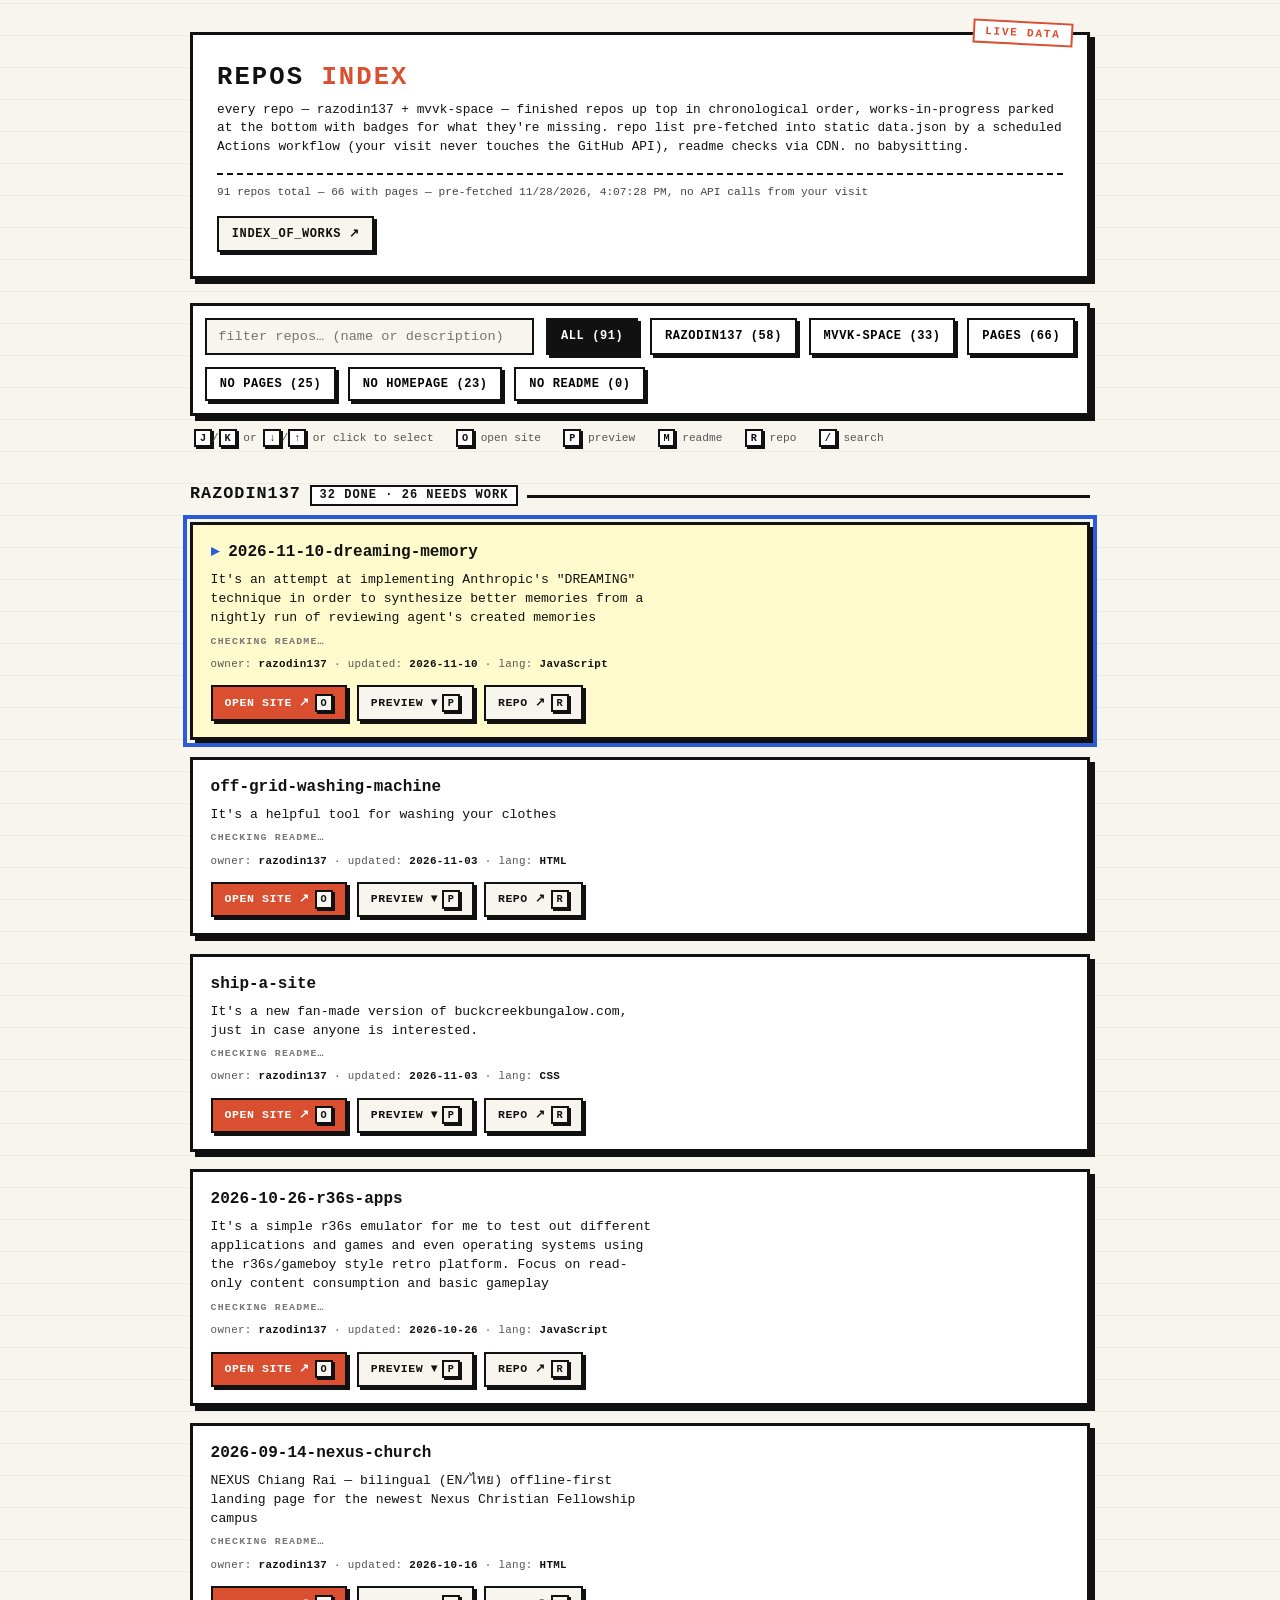
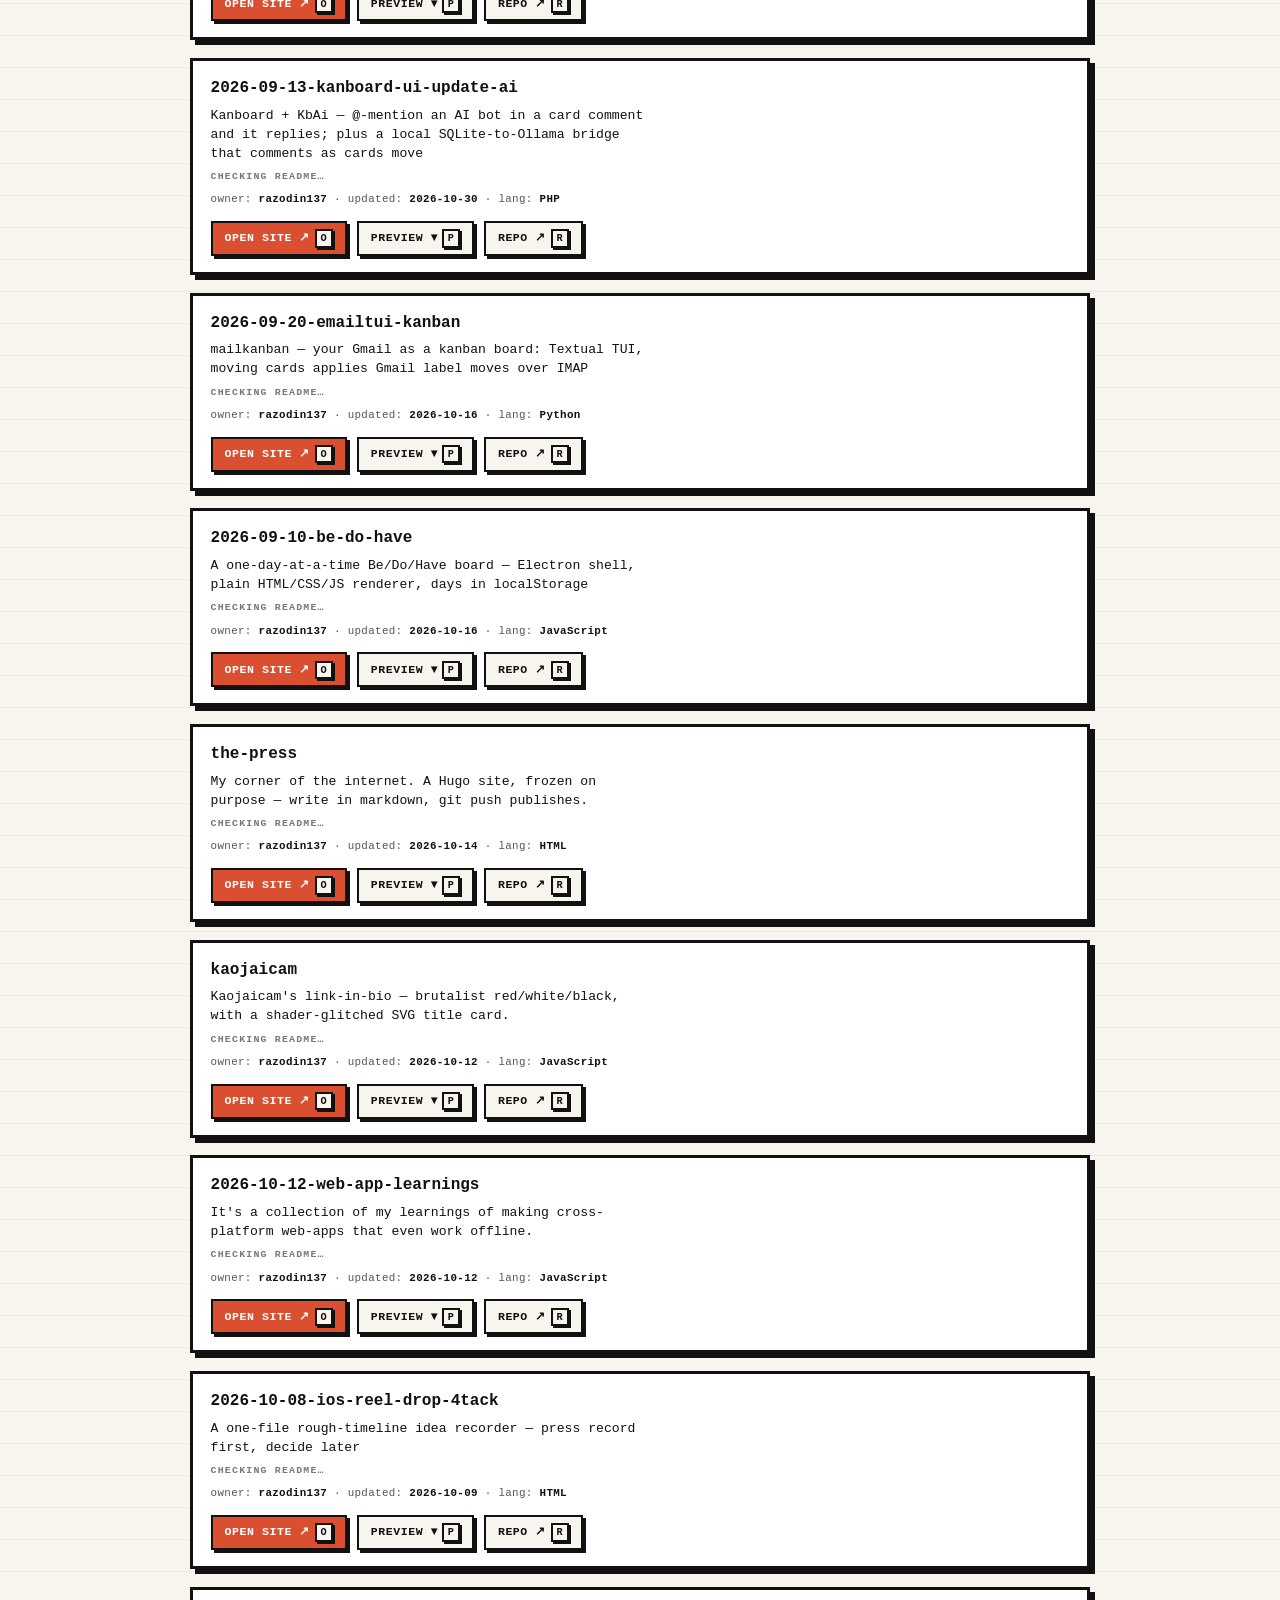
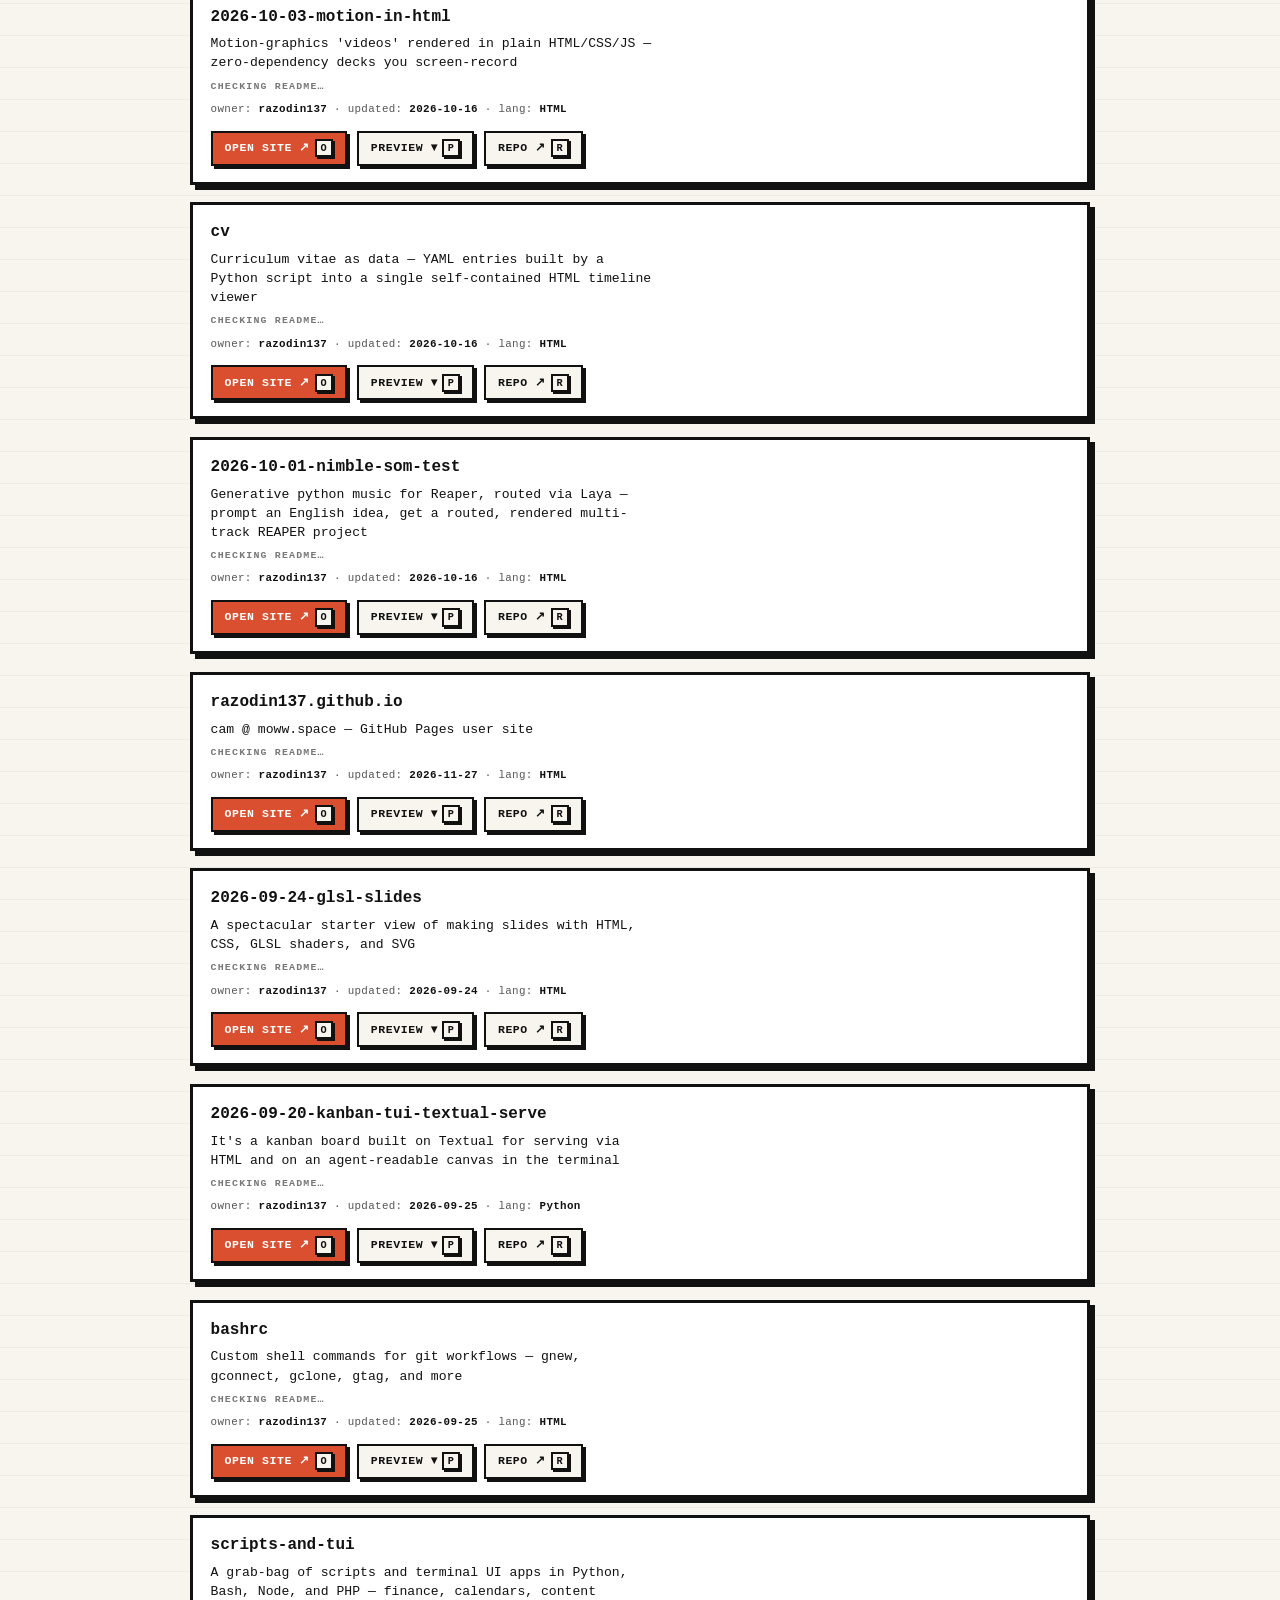
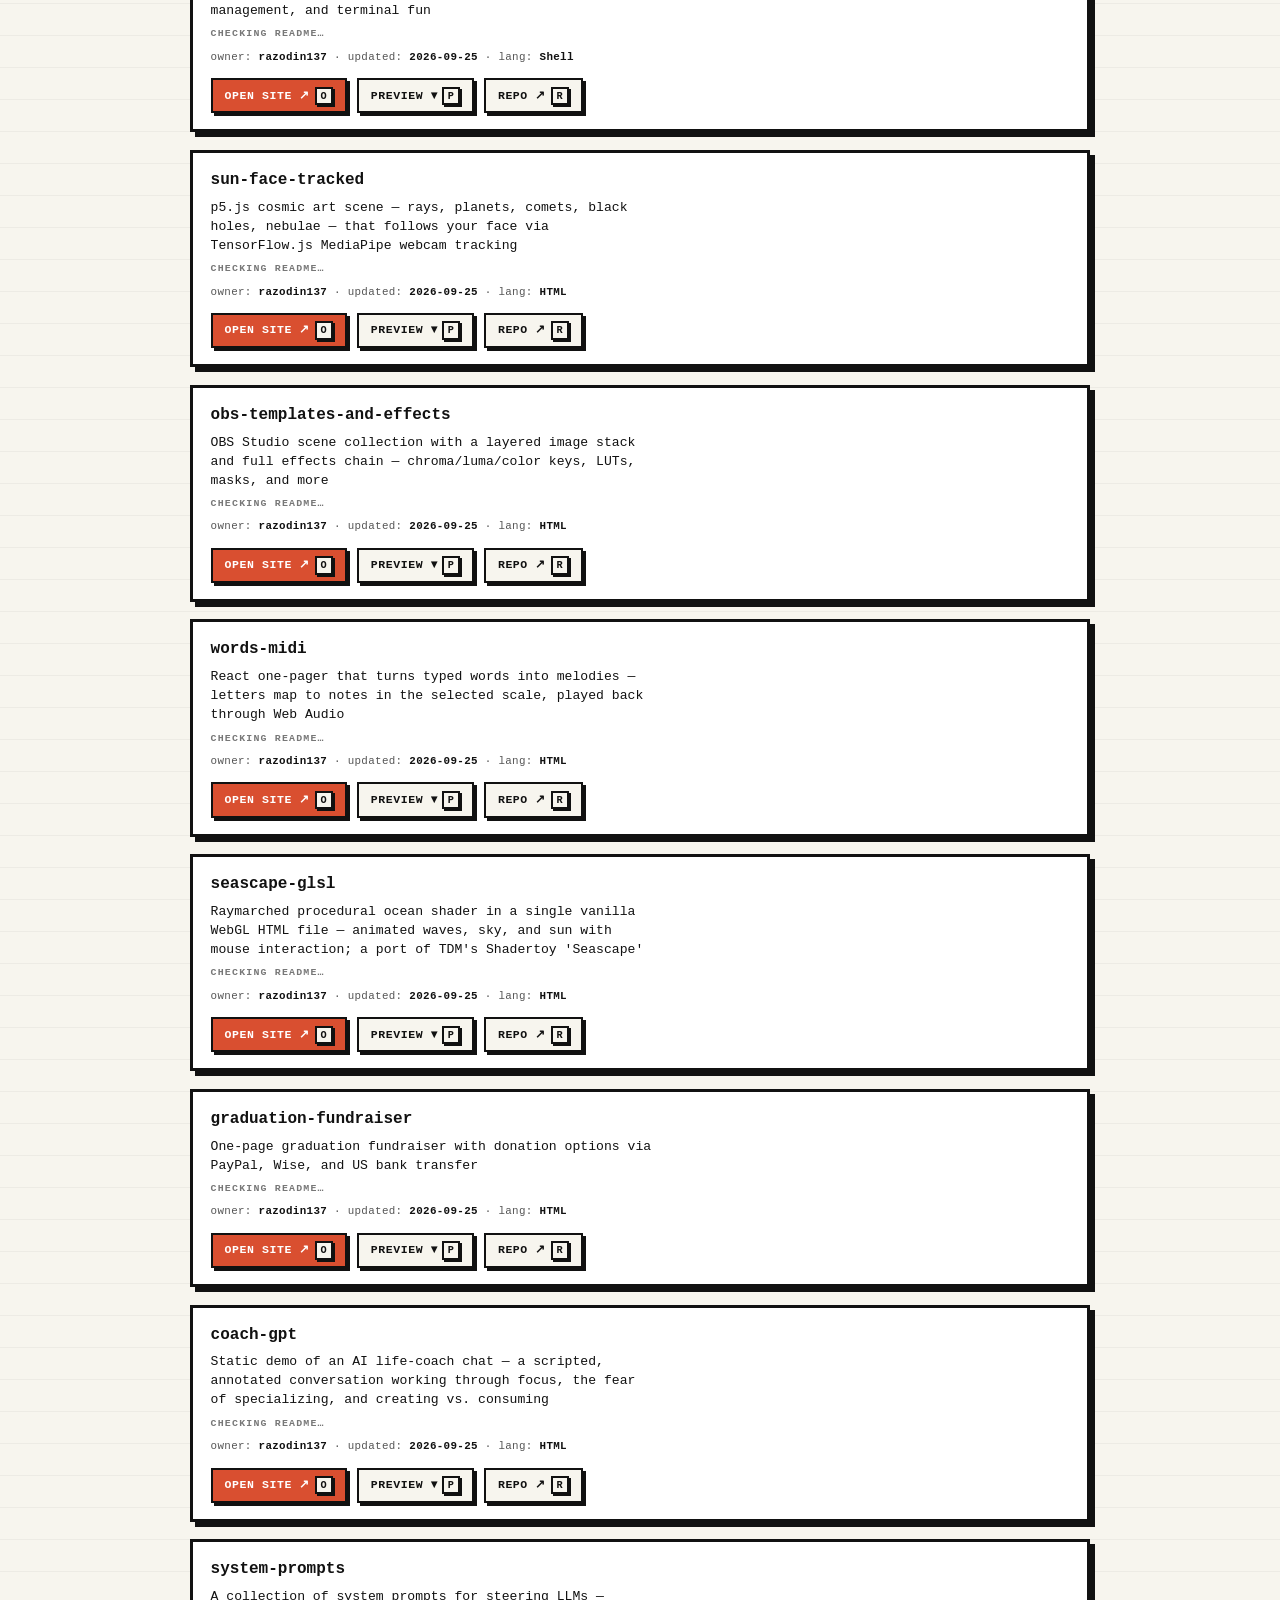
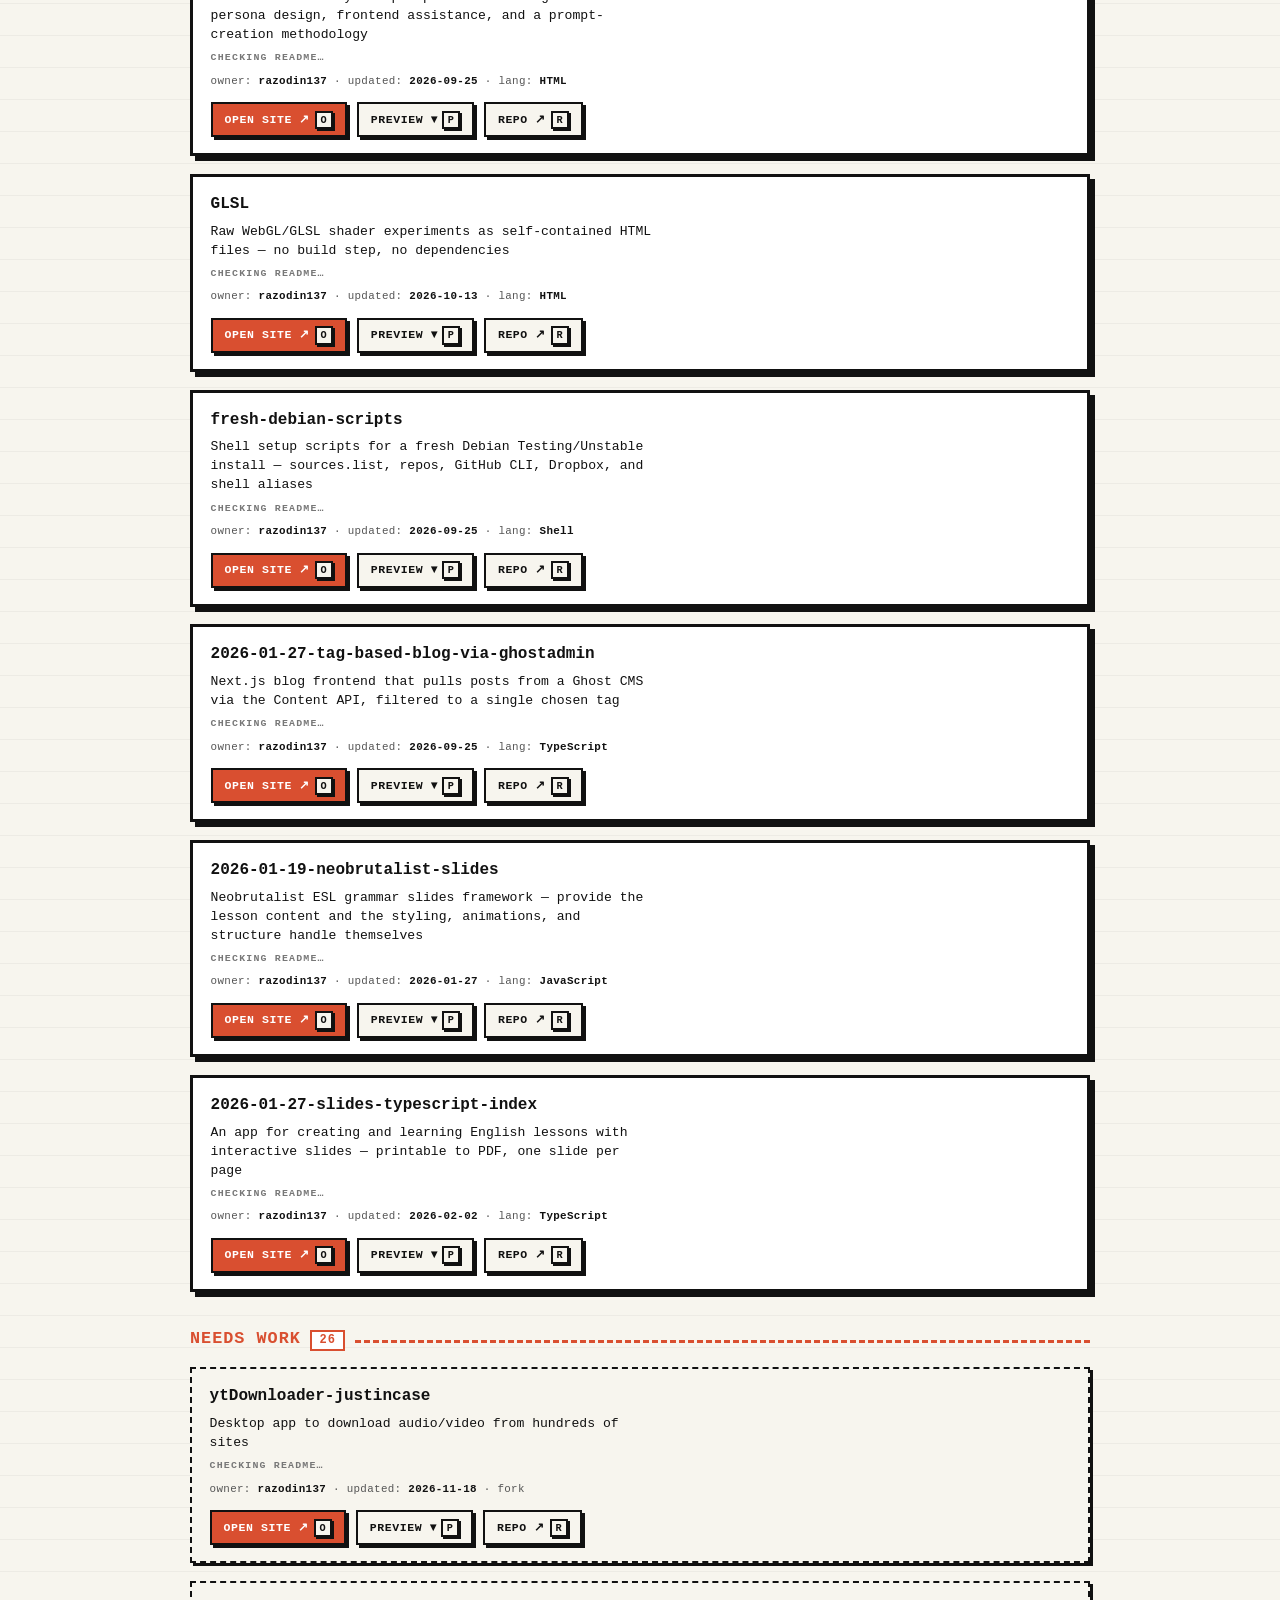
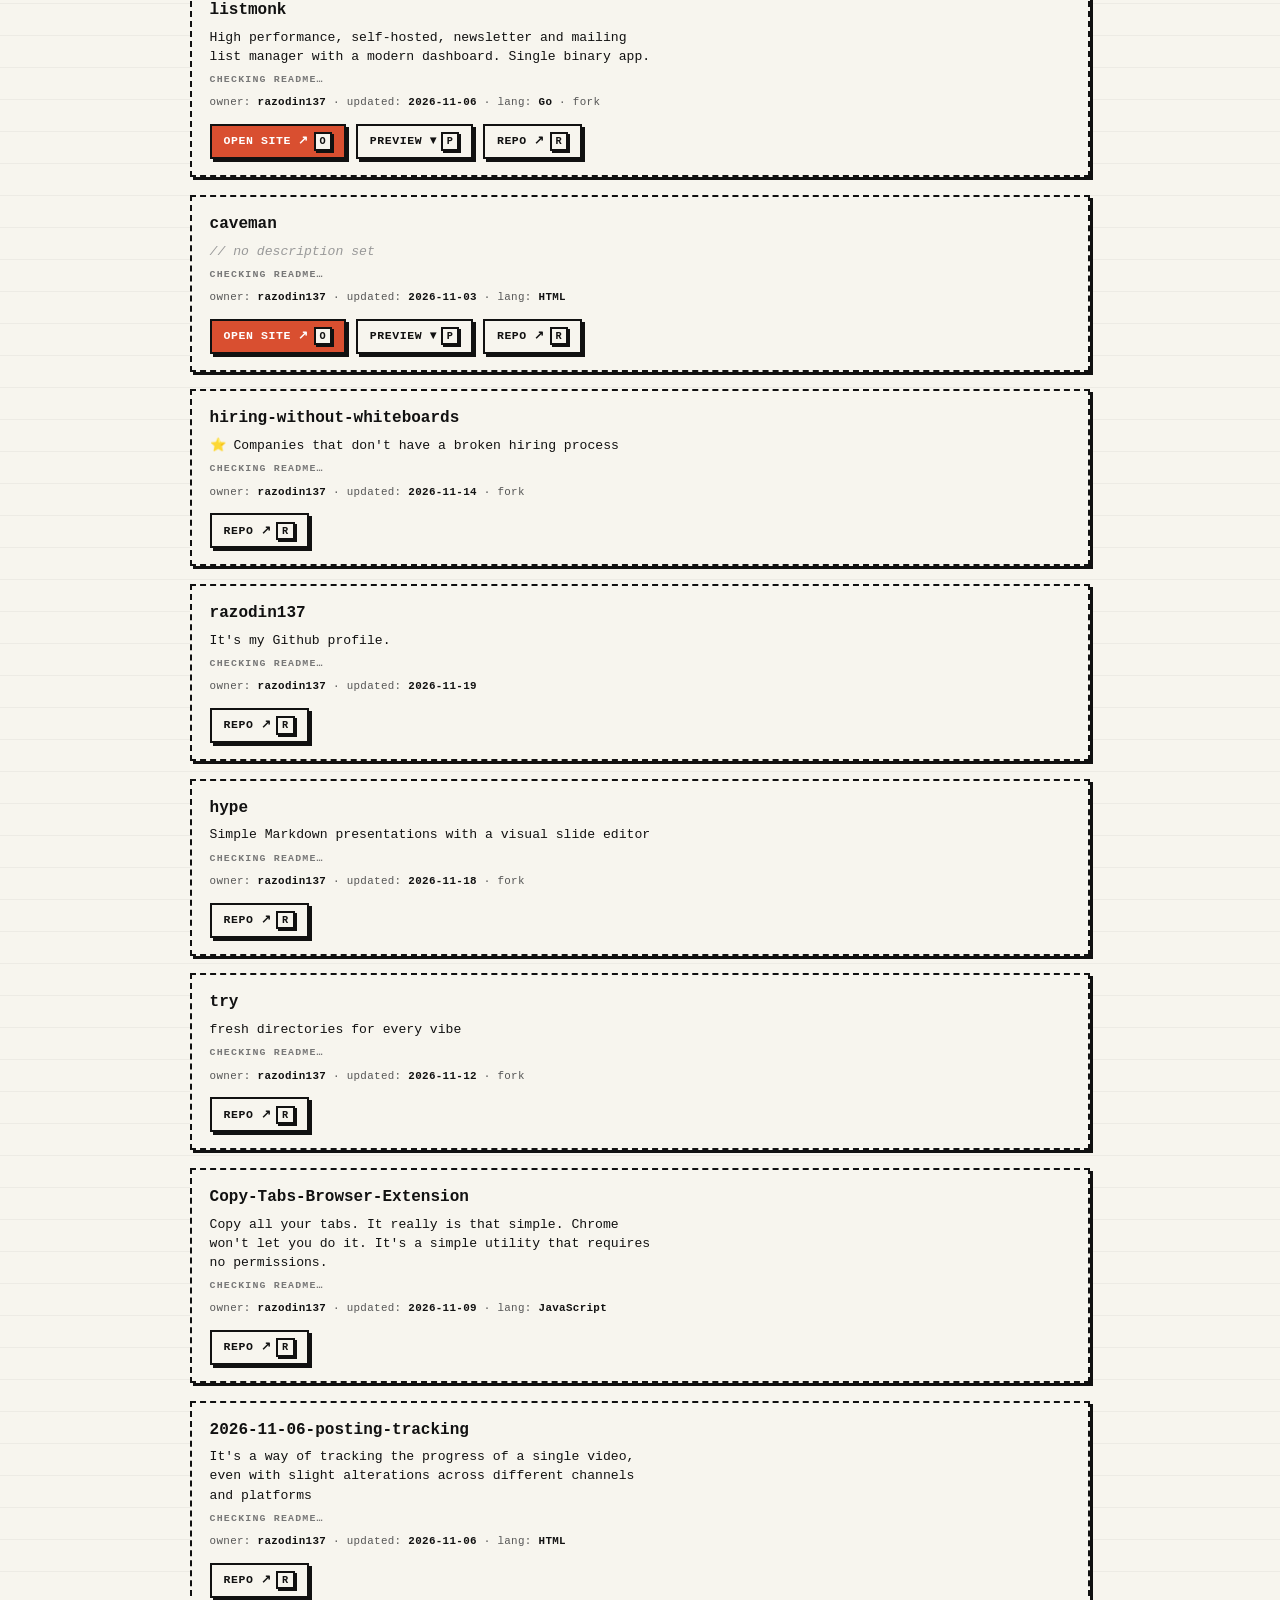
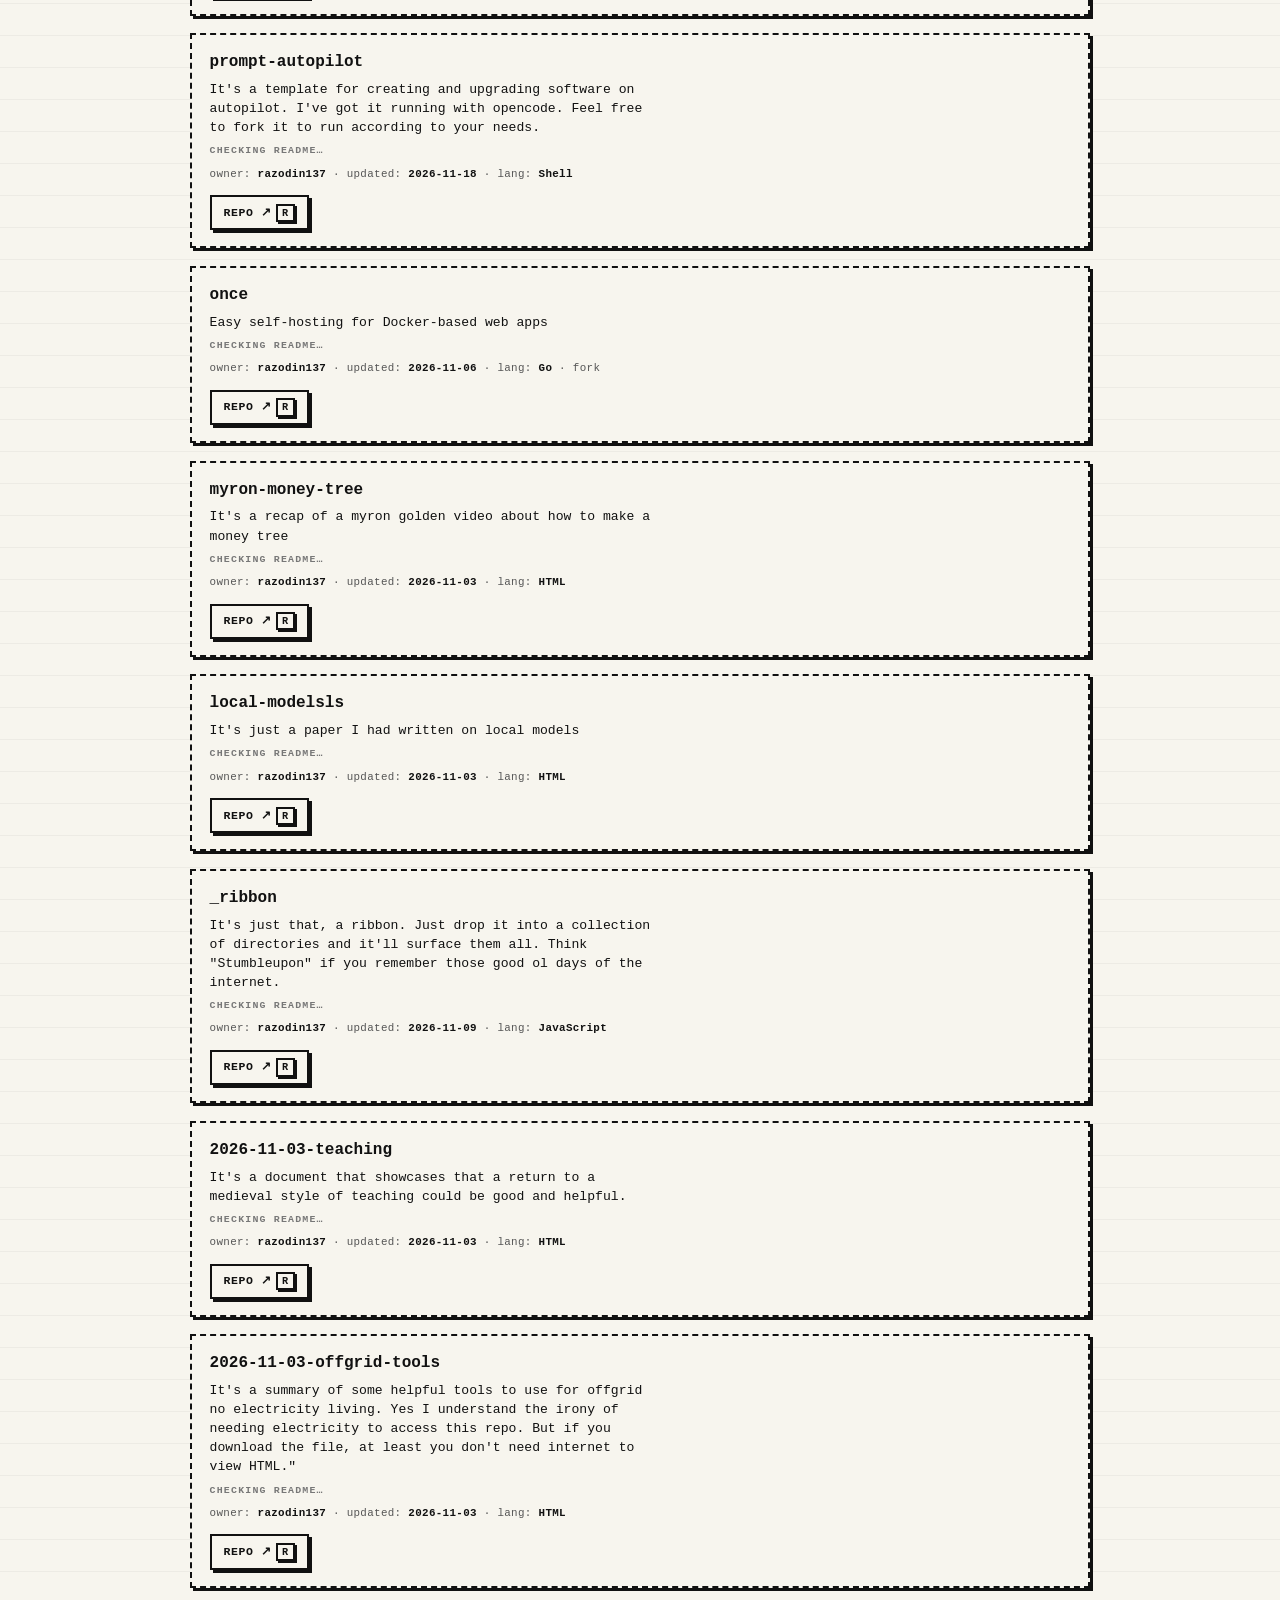
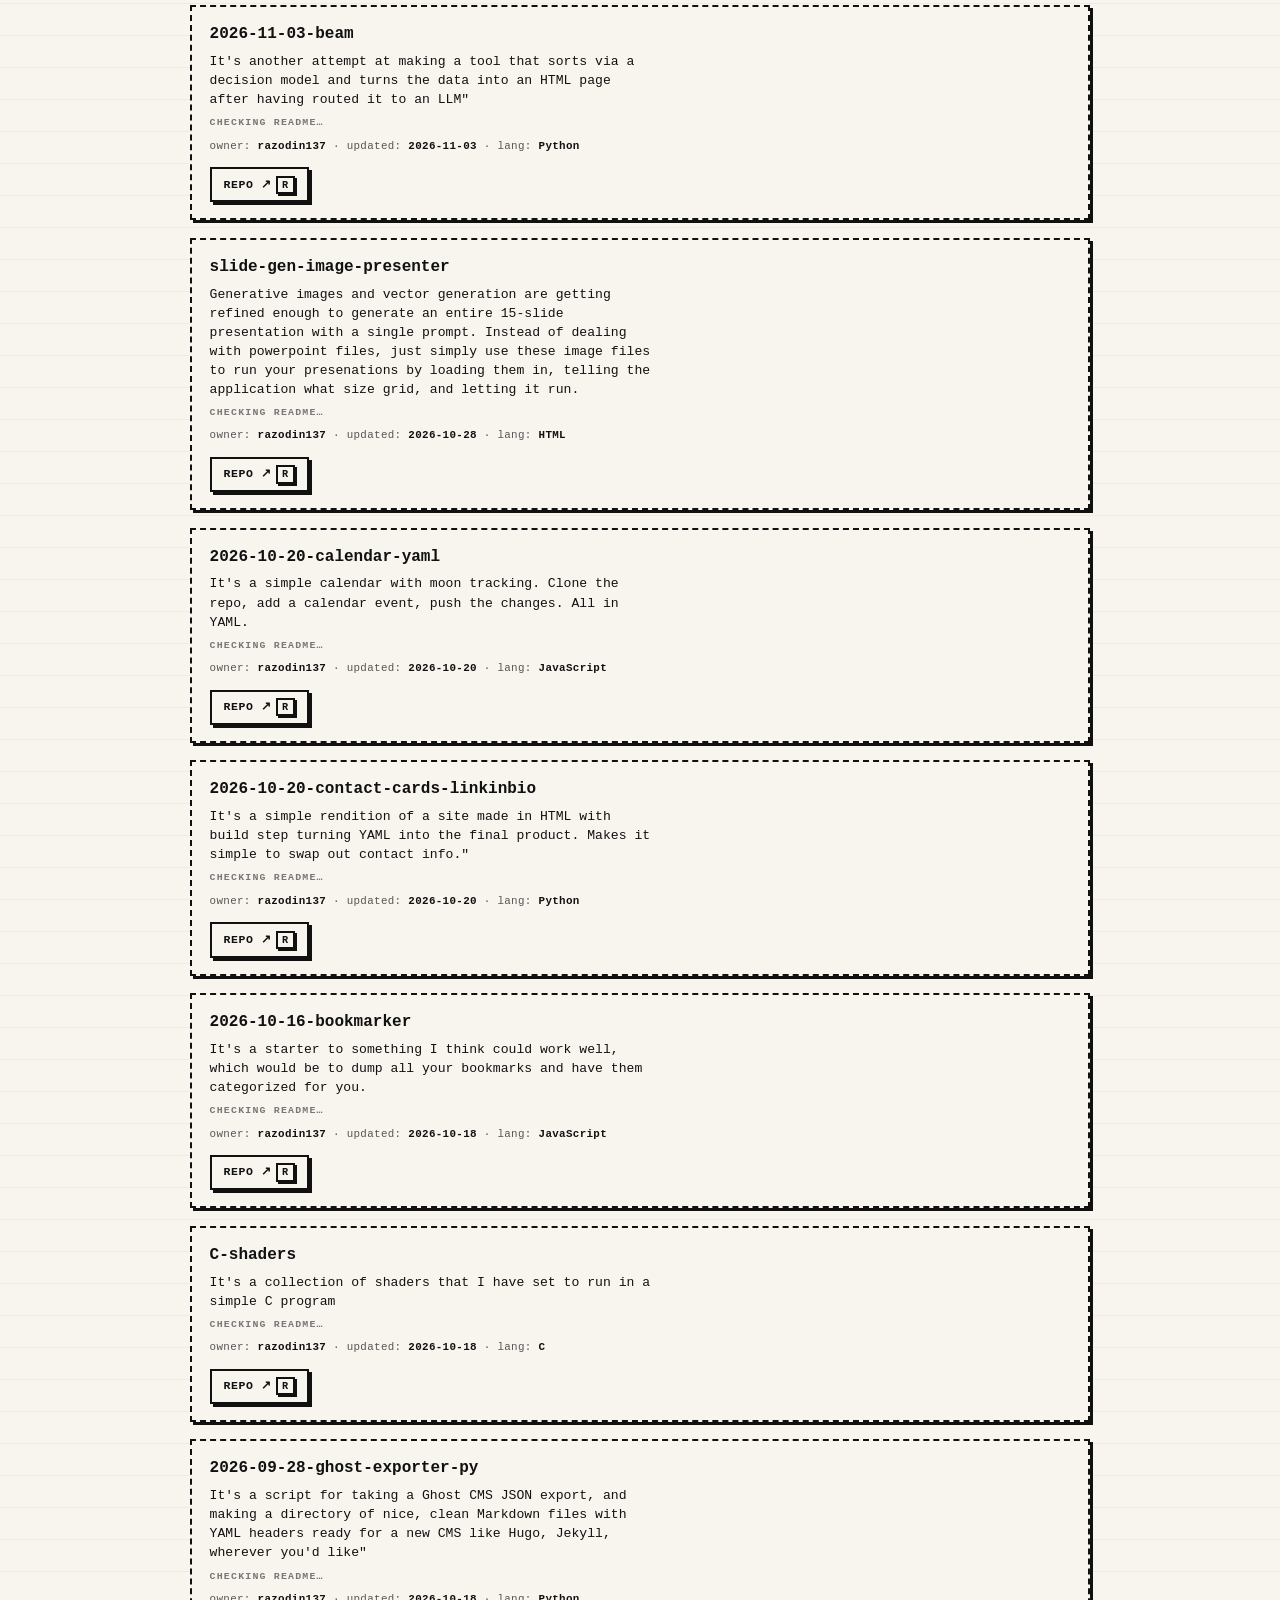
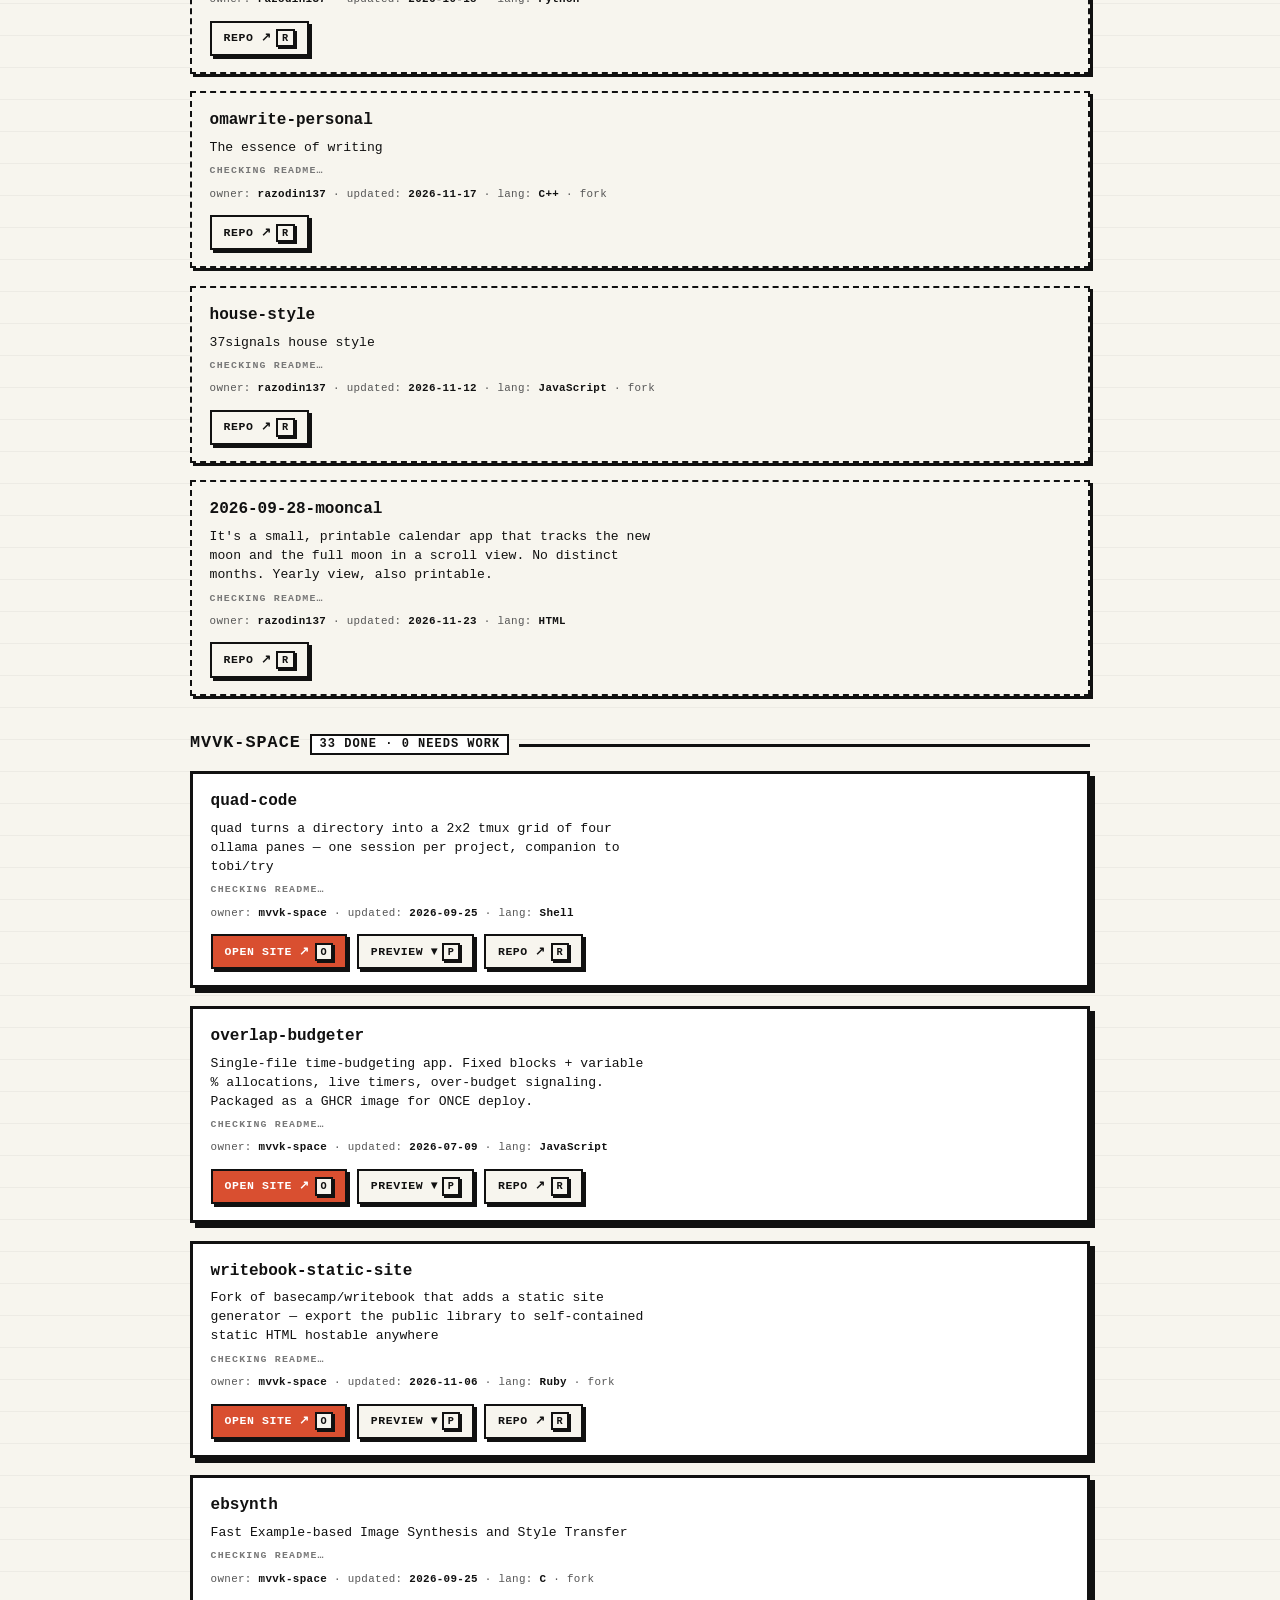
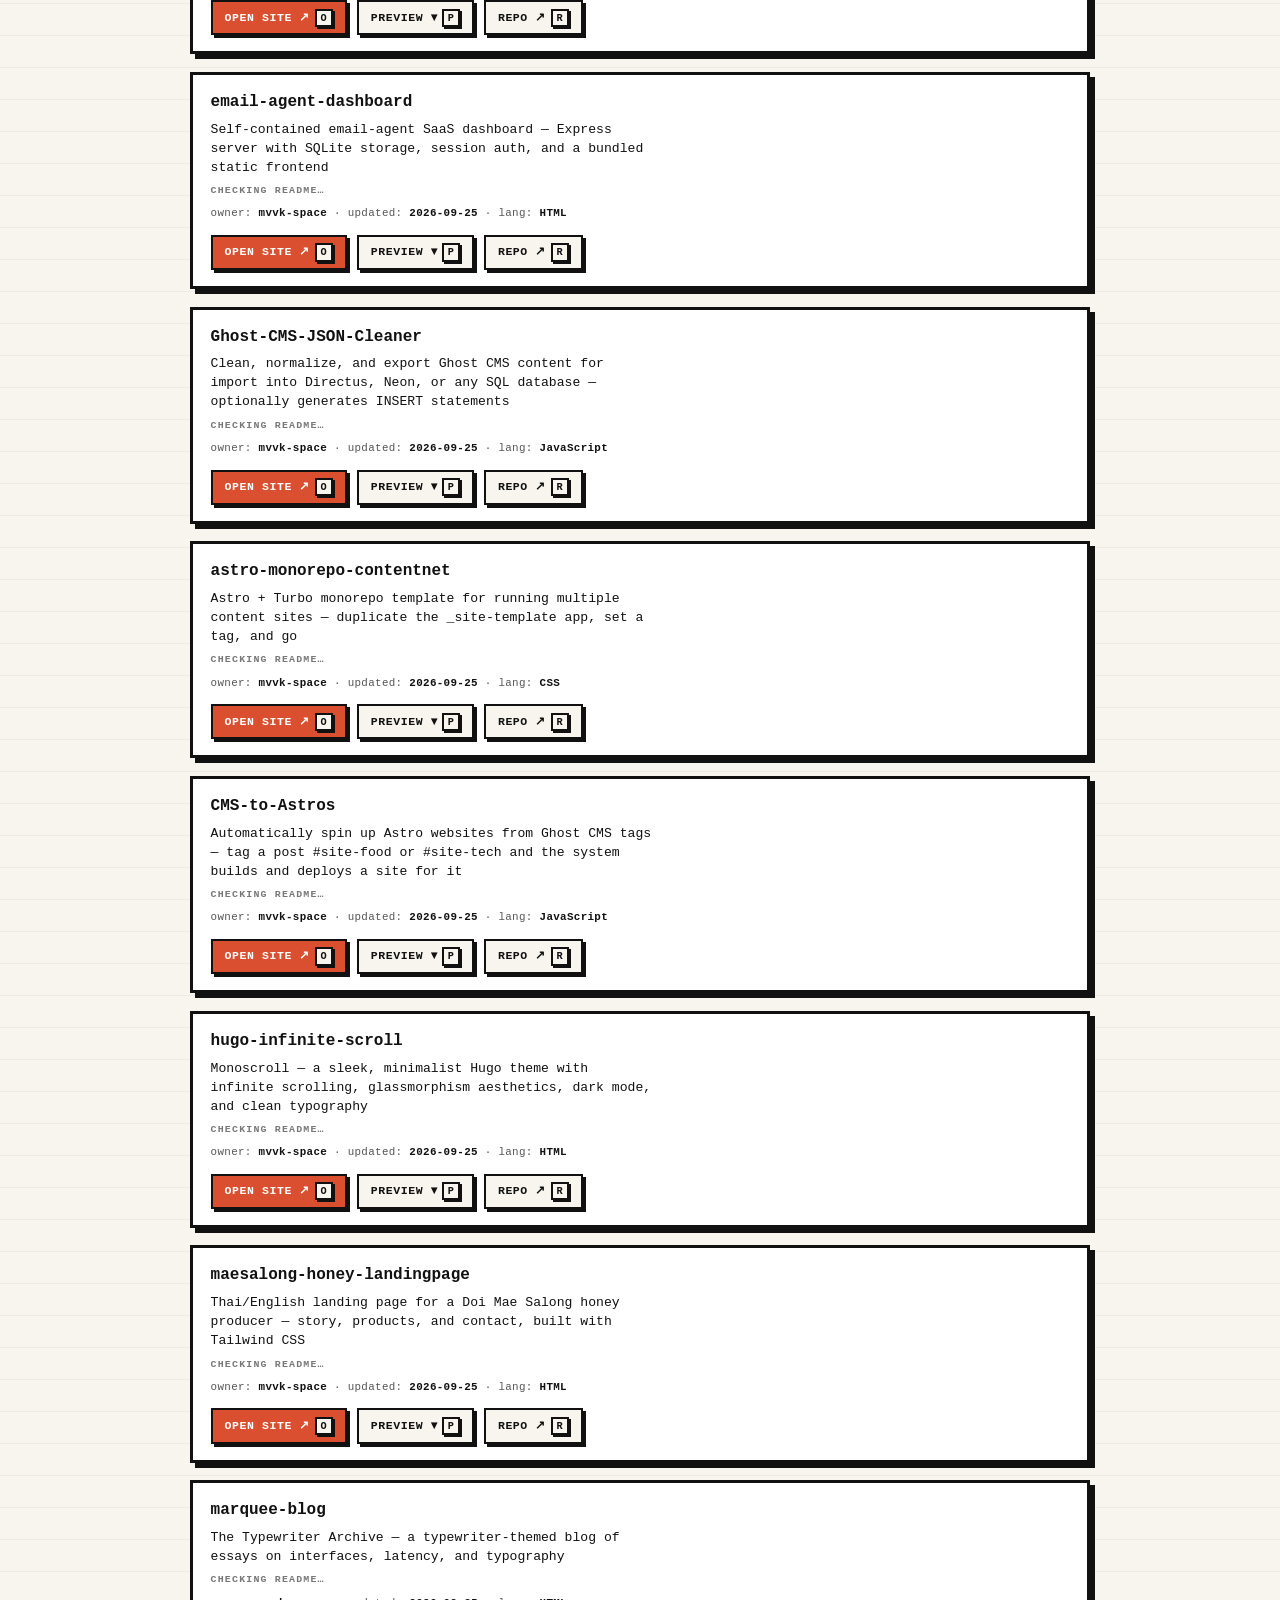
<file: index.html>
<!DOCTYPE html>
<html lang="en">
<head>
<meta charset="UTF-8">
<meta name="viewport" content="width=device-width, initial-scale=1.0">
<title>REPOS INDEX — razodin137 + mvvk-space</title>
<meta name="robots" content="noindex, nofollow">
<link rel="stylesheet" href="style.css">
</head>
<body>
<div class="wrap">

  <header>
    <div class="stamp">LIVE DATA</div>
    <h1>REPOS <span class="accent">INDEX</span></h1>
    <div class="sub">every repo — razodin137 + mvvk-space — finished repos up top in chronological order, works-in-progress parked at the bottom with badges for what they're missing. repo list pre-fetched into static data.json by a scheduled Actions workflow (your visit never touches the GitHub API), readme checks via CDN. no babysitting.</div>
    <div id="meta">fetching…</div>
    <a class="shell-nav" href="marquee.html">INDEX_OF_WORKS ↗</a>
  </header>

  <div class="controls">
    <input id="search" type="text" placeholder="filter repos… (name or description)" autocomplete="off">
    <button class="fbtn on" data-f="all">ALL</button>
    <button class="fbtn" data-f="razodin137">RAZODIN137</button>
    <button class="fbtn" data-f="mvvk-space">MVVK-SPACE</button>
    <button class="fbtn" data-f="pages">PAGES</button>
    <button class="fbtn" data-f="nopages">NO PAGES</button>
    <button class="fbtn" data-f="nohome">NO HOMEPAGE</button>
    <button class="fbtn" data-f="noreadme">NO README</button>
  </div>

  <div class="keys">
    <span><span class="kbd">J</span>/<span class="kbd">K</span> or <span class="kbd">↓</span>/<span class="kbd">↑</span> or click to select</span>
    <span><span class="kbd">O</span> open site</span>
    <span><span class="kbd">P</span> preview</span>
    <span><span class="kbd">M</span> readme</span>
    <span><span class="kbd">R</span> repo</span>
    <span><span class="kbd">/</span> search</span>
  </div>

  <div id="root"></div>

  <footer>data: api.github.com (repo lists, fetched by a scheduled GitHub Actions workflow) + data.jsdelivr.com &amp; raw.githubusercontent.com (readmes, client-side) — no token in your browser</footer>
</div>

<script>
const $ = s => document.querySelector(s);
const metaEl = $("#meta");
const rootEl = $("#root");

const OWNERS = ["razodin137", "mvvk-space"];
let ALL = [];

/* ---------- README cache ----------
   { "owner/repo": { v: 0|1, f: filename|null, b: branch|null, t: timestamp } }
   v = has a readme, f = the actual filename (case as on GitHub), b = branch it
   was found on. Kept 7 days. Key versioned (v2) so older cache shapes are
   ignored instead of misread. */
const RC_KEY = "repos-index:readme:v2";
const RC_TTL = 7 * 24 * 3600 * 1000;
let readmeCache = {};
try { readmeCache = JSON.parse(localStorage.getItem(RC_KEY)) || {}; } catch (e) {}
function saveReadmeCache() {
  try { localStorage.setItem(RC_KEY, JSON.stringify(readmeCache)); } catch (e) {}
}

/* ---------- repo list cache ----------
   { owner: { etag, savedAt, repos } } — the raw API list, so the site still
   renders (with a note) if the API is slow, down, or rate-limited.

   The etag only gets trusted while the cache is FRESH (ETAG_TTL). Why: GitHub's
   list etags do NOT change when you flip has_pages on a repo (enabling Pages
   doesn't bump updated_at), so an unconditional etag match happily served a
   stale cached list forever — the dashboard swore only 19 repos had pages when
   the real total was 53, until a push finally changed the etag. Within the TTL
   a 304 is free and safe; past it we refetch and pay 1 request per owner. */
const LC_KEY = "repos-index:lists:v2";
const ETAG_TTL = 10 * 60 * 1000; // 10 minutes
let listCache = {};
try { listCache = JSON.parse(localStorage.getItem(LC_KEY)) || {}; } catch (e) {}
function saveListCache(owner, etag, repos) {
  listCache[owner] = { etag, savedAt: Date.now(), repos };
  try { localStorage.setItem(LC_KEY, JSON.stringify(listCache)); } catch (e) {}
}
// only trust caches that actually hold raw API repo objects
function isValidList(repos) {
  return Array.isArray(repos) &&
    repos.every(r => r && r.owner && r.owner.login && typeof r.has_pages === "boolean");
}

async function fetchRepos(owner) {
  const out = [];
  let page = 1;
  while (true) {
    const cached = listCache[owner];
    const fresh = cached && cached.etag && isValidList(cached.repos) && Date.now() - cached.savedAt < ETAG_TTL;
    const headers = {};
    if (page === 1 && fresh) headers["If-None-Match"] = cached.etag;
    const res = await fetch(`https://api.github.com/users/${owner}/repos?per_page=100&sort=pushed&page=${page}`, { cache: "no-store", headers });
    if (res.status === 304 && fresh) {
      // unchanged since last visit — doesn't count against the rate limit
      return { repos: cached.repos, note: null };
    }
    if (res.status === 403 || res.status === 429) {
      if (cached && isValidList(cached.repos)) {
        return { repos: cached.repos, note: `showing cached ${owner} list (saved ${new Date(cached.savedAt).toLocaleString()})` };
      }
      const reset = new Date(Number(res.headers.get("x-ratelimit-reset")) * 1000);
      throw new Error(`${owner}: rate limit, resets ${reset.toLocaleTimeString()}`);
    }
    if (!res.ok) throw new Error(`${owner}: API error ${res.status}`);
    const etag = res.headers.get("etag");
    const batch = await res.json();
    out.push(...batch);
    if (page === 1 && etag && batch.length) saveListCache(owner, etag, out.slice());
    if (batch.length < 100) break;
    page++;
  }
  return { repos: out, note: null };
}

/* raw API repo object -> the shape the cards use. Works for both sources:
   data.json (committed by the Actions workflow, with owner flattened to a
   string) and the live-fetch fallback (raw API objects). */
function toRepo(r) {
  return {
    owner: typeof r.owner === "string" ? r.owner : r.owner.login,
    name: r.name,
    desc: r.description,
    homepage: r.homepage && r.homepage.trim() ? r.homepage.trim() : null,
    hasPages: r.has_pages,
    url: r.html_url,
    lang: r.language,
    pushed: r.pushed_at,
    created: r.created_at,
    fork: r.fork
  };
}

function show(raw, metaText) {
  ALL = raw.map(toRepo);
  metaEl.textContent = metaText;
  render();
  updateCounts();
  probeReadmes(); // fill in README status via CDN (not rate-limited)
}

async function load() {
  /* preferred source: data.json, committed by the Actions workflow in this
     repo (fetched there with the built-in GITHUB_TOKEN). Serving it means
     visitors' browsers never call api.github.com, so nobody — you included —
     can hit the 60/hr-per-IP unauthenticated limit. */
  try {
    const res = await fetch("data.json", { cache: "no-store" });
    if (res.ok) {
      const data = await res.json();
      if (Array.isArray(data.repos) && data.repos.length) {
        const when = data.fetchedAt ? new Date(data.fetchedAt) : null;
        const stamp = when && !isNaN(when) ? when.toLocaleString() : "unknown time";
        show(data.repos,
          `${data.repos.length} repos total — ${data.repos.filter(r => r.has_pages).length} with pages — pre-fetched ${stamp}, no API calls from your visit`);
        return;
      }
    }
  } catch (e) { /* no data.json yet, or it failed to load — fall back to live */ }

  /* fallback: the original live client-side fetch — still rate-limited per
     visitor IP, but it keeps the site working before the first workflow run
     or if data.json can't be loaded */
  const results = await Promise.allSettled(OWNERS.map(fetchRepos));
  const lists = [], notes = [], errors = [];
  for (const res of results) {
    if (res.status === "fulfilled") {
      lists.push(res.value.repos);
      if (res.value.note) notes.push(res.value.note);
    } else {
      errors.push(String(res.reason?.message || res.reason));
    }
  }
  if (!lists.length) {
    metaEl.classList.add("err");
    metaEl.textContent = "ERROR: " + errors.join(" · ");
    rootEl.innerHTML = `<div class="empty">couldn't load data.json or reach the GitHub API. try reloading.</div>`;
    return;
  }
  const raw = lists.flat();
  let meta = `${raw.length} repos total — ${raw.filter(r => r.has_pages).length} with pages — loaded live ${new Date().toLocaleTimeString()}`;
  if (notes.length) meta += ` — ${notes.join(" · ")}`;
  if (errors.length) meta += ` — couldn't fetch: ${errors.join(" · ")}`;
  show(raw, meta);
  metaEl.classList.toggle("err", errors.length > 0);
}

function esc(s) {
  const d = document.createElement("div");
  d.textContent = s ?? "";
  return d.innerHTML;
}

function siteUrl(r) {
  return r.homepage || (r.hasPages ? `https://${r.owner}.github.io/${r.name}/` : null);
}

/* ---------- README presence, no api.github.com, no token ----------
   jsDelivr's data API mirrors GitHub repos on their CDN — no 60/hr limit, full
   CORS. One call lists the root files; a README shows up in that listing.
   Some repos are too big for jsDelivr to enumerate (403) — for those we probe
   raw.githubusercontent.com directly (also CDN-served, also no API limit).
   Either way we record the exact filename + branch so the expander can fetch
   the content. Results cached in localStorage for 7 days. */
const README_LOWER = ["readme.md", "readme", "readme.markdown", "readme.txt", "readme.rst"];
const README_RAW = ["readme.md", "README.md", "readme", "README", "readme.markdown", "README.markdown", "readme.txt", "README.txt", "readme.rst", "README.rst"];
const BRANCHES = ["master", "main"];

async function probeOne(r) {
  const k = r.owner + "/" + r.name;
  for (const b of BRANCHES) {
    let res;
    try {
      res = await fetch(`https://data.jsdelivr.com/v1/packages/gh/${k}@${b}?structure=flat`);
    } catch (e) { return null; } // network hiccup — retried next visit
    if (!res.ok) continue;       // branch not on the CDN (or repo too big for it)
    const data = await res.json();
    const hit = (data.files || []).find(f => README_LOWER.includes((f.name || "").replace(/^\//, "").toLowerCase()));
    return { v: hit ? 1 : 0, f: hit ? hit.name.replace(/^\//, "") : null, b };
  }
  // jsDelivr couldn't enumerate the repo — probe raw files directly
  for (const b of BRANCHES) {
    for (const name of README_RAW) {
      let res;
      try {
        res = await fetch(`https://raw.githubusercontent.com/${k}/${b}/${name}`);
      } catch (e) { return null; } // network hiccup — retried next visit
      if (res.status === 404) continue; // definitively not this filename
      if (res.ok) return { v: 1, f: name, b };
      return null;                       // unexpected status — retried next visit
    }
  }
  return { v: 0, f: null, b: null };      // every candidate 404'd — genuinely no README
}

async function probeReadmes() {
  const cutoff = Date.now() - RC_TTL;
  const unknown = ALL.filter(r => {
    const k = r.owner + "/" + r.name;
    return !readmeCache[k] || readmeCache[k].t < cutoff;
  });
  if (!unknown.length) { updateCounts(); return; }

  let done = 0;
  async function worker() {
    while (done < unknown.length) {
      const r = unknown[done++];
      const k = r.owner + "/" + r.name;
      const p = await probeOne(r);
      if (p === null) continue; // couldn't tell — retried next visit
      readmeCache[k] = { ...p, t: Date.now() };
      saveReadmeCache();
      updateChecks(r);
      updateCounts();
    }
  }
  await Promise.all([worker(), worker(), worker(), worker()]);
  updateCounts();
}

let renderQueued = false;
function updateChecks(r) {
  // the README probe landed asynchronously. if the repo's done/wip status
  // changed it must move between sections — queue a debounced full render.
  // otherwise (still wip, or still done) just swap the card in place so the
  // README button / missing badges update without disturbing the page.
  const el = rootEl.querySelector(`.card[data-owner="${CSS.escape(r.owner)}"][data-name="${CSS.escape(r.name)}"]`);
  if (!el) return;
  const fresh = card(r);
  if (el.classList.contains("wip") !== fresh.classList.contains("wip")) {
    if (!renderQueued) {
      renderQueued = true;
      setTimeout(() => { renderQueued = false; render(true); }, 250);
    }
  } else {
    if (el.classList.contains("sel")) fresh.classList.add("sel");
    el.replaceWith(fresh);
  }
}

/* ---------- README expand (click-to-read) ---------- */
const readmeBodies = new Map(); // "owner/repo" -> { text, f, b } — in-memory, this visit only

async function toggleReadme(r, el, btn) {
  const view = el.querySelector(".readme-view");
  const opening = view.classList.toggle("open");
  btn.innerHTML = opening ? `README ▴<span class="kbd">M</span>` : `README ▾<span class="kbd">M</span>`;
  if (!opening) return;

  const k = r.owner + "/" + r.name;
  const pre = view.querySelector(".readme-body");
  pre.textContent = "loading…";
  let body = readmeBodies.get(k);
  if (!body) {
    body = await fetchReadmeBody(k);
    if (body) readmeBodies.set(k, body);
  }
  if (!body) {
    pre.textContent = "couldn't load the readme — close and reopen to retry";
    return;
  }
  const head = view.querySelector(".readme-head");
  const lines = body.text.split("\n").length;
  const kb = (new Blob([body.text]).size / 1024).toFixed(1);
  head.innerHTML = `<b>${esc(body.f)}</b> · ${lines} lines · ${kb} KB · raw markdown — <a href="https://github.com/${esc(k)}/blob/${esc(body.b)}/${esc(body.f)}" target="_blank">view on GitHub ↗</a>`;
  pre.textContent = body.text;
}

async function fetchReadmeBody(k) {
  const c = readmeCache[k];
  if (!c || !c.v || !c.f || !c.b) return null;
  try {
    const res = await fetch(`https://raw.githubusercontent.com/${k}/${c.b}/${encodeURIComponent(c.f)}`);
    if (!res.ok) return null;
    return { text: await res.text(), f: c.f, b: c.b };
  } catch (e) { return null; }
}

/* ---------- combined counts on the filter buttons ---------- */
const FILTER_LABELS = {
  all: "ALL", razodin137: "RAZODIN137", "mvvk-space": "MVVK-SPACE",
  pages: "PAGES", nopages: "NO PAGES", nohome: "NO HOMEPAGE", noreadme: "NO README"
};
function updateCounts() {
  document.querySelectorAll(".fbtn").forEach(b => {
    const f = b.dataset.f;
    let n;
    if (!ALL.length) n = "…";
    else if (f === "all") n = ALL.length;
    else if (OWNERS.includes(f)) n = ALL.filter(r => r.owner === f).length;
    else if (f === "pages") n = ALL.filter(r => r.hasPages).length;
    else if (f === "nopages") n = ALL.filter(r => !r.hasPages).length;
    else if (f === "nohome") n = ALL.filter(r => !r.homepage).length;
    else if (f === "noreadme") n = ALL.filter(r => readmeCache[r.owner + "/" + r.name]?.v === 0).length;
    else n = "?";
    b.textContent = `${FILTER_LABELS[f]} (${n})`;
  });
}

/* ---------- completion — finished repos earn the top ---------- */
/* a repo is "done" when it has a description, pages enabled, a homepage
   set, and a README (known via the probe). buttons only appear once their
   requirement is met — OPEN SITE / PREVIEW need a site (homepage or pages),
   README needs a readme. while the README probe is still in flight we can't
   judge completion yet, so such repos stay in the needs-work section with a
   "checking readme…" note until the answer lands. */
function missingList(r) {
  const miss = [];
  if (!r.desc) miss.push("description");
  if (!r.hasPages) miss.push("pages");
  if (!r.homepage) miss.push("homepage");
  const c = readmeCache[r.owner + "/" + r.name];
  if (c) { if (!c.v) miss.push("readme"); }
  return miss;
}
function isComplete(r) { return missingList(r).length === 0; }

function card(r) {
  const site = siteUrl(r);
  const c = readmeCache[r.owner + "/" + r.name];
  const miss = missingList(r);
  const done = miss.length === 0;
  const checking = !c; // readme probe still in flight
  const updated = new Date(r.pushed).toISOString().slice(0, 10);
  const el = document.createElement("div");
  el.className = "card" + (done ? "" : " wip");
  el.dataset.owner = r.owner;
  el.dataset.name = r.name;
  el.dataset.text = (r.name + " " + (r.desc || "")).toLowerCase();

  el.innerHTML = `
    <div class="card-top">
      <a class="name" href="${esc(r.url)}" target="_blank">${esc(r.name)}</a>
    </div>
    ${r.desc ? `<div class="desc">${esc(r.desc)}</div>` : `<div class="desc none">// no description set</div>`}
    ${done || checking ? "" : `<div class="wip-head">needs work — missing:</div>
      <div class="checks">${miss.map(m => `<span class="miss">${m.toUpperCase()}</span>`).join("")}</div>`}
    ${checking ? `<div class="wip-head">checking readme…</div>` : ""}
    <div class="meta">owner: <b>${esc(r.owner)}</b> · updated: <b>${updated}</b>${r.lang ? " · lang: <b>" + esc(r.lang) + "</b>" : ""}${r.fork ? " · fork" : ""}</div>
    <div class="card-actions">
      ${site ? `<a class="abtn site" href="${esc(site)}" target="_blank">OPEN SITE ↗<span class="kbd">O</span></a>
                <button class="abtn prev-toggle">PREVIEW ▾<span class="kbd">P</span></button>` : ""}
      ${c?.v ? `<button class="abtn readme-toggle">README ▾<span class="kbd">M</span></button>` : ""}
      <a class="abtn" href="${esc(r.url)}" target="_blank">REPO ↗<span class="kbd">R</span></a>
    </div>
    ${site ? `<div class="preview">
                <iframe loading="lazy" sandbox="allow-scripts allow-forms" title="preview of ${esc(r.name)}"></iframe>
                <div class="preview-note">inline preview — some sites block embedding; if blank, use OPEN SITE</div>
              </div>` : ""}
    ${c?.v ? `<div class="readme-view">
                <div class="readme-head"></div>
                <pre class="readme-body"></pre>
              </div>` : ""}
  `;

  const toggle = el.querySelector(".prev-toggle");
  if (toggle) {
    const box = el.querySelector(".preview");
    const frame = el.querySelector("iframe");
    toggle.addEventListener("click", () => {
      const open = box.classList.toggle("open");
      toggle.innerHTML = open ? `PREVIEW ▴<span class="kbd">P</span>` : `PREVIEW ▾<span class="kbd">P</span>`;
      if (open && !frame.dataset.loaded) {
        frame.src = site;
        frame.dataset.loaded = "1";
      }
    });
  }
  const rbtn = el.querySelector(".readme-toggle");
  if (rbtn) rbtn.addEventListener("click", () => toggleReadme(r, el, rbtn));
  return el;
}

let filter = "all";
let query = "";

function render() {
  const frag = document.createDocumentFragment();
  const q = query.trim().toLowerCase();

  const sections = OWNERS.map(owner => {
    let repos = ALL.filter(r => r.owner === owner);
    if (filter === "pages") repos = repos.filter(r => r.hasPages);
    if (filter === "nopages") repos = repos.filter(r => !r.hasPages);
    if (filter === "nohome") repos = repos.filter(r => !r.homepage);
    if (filter === "noreadme") repos = repos.filter(r => readmeCache[r.owner + "/" + r.name]?.v === 0);
    if (filter !== "all" && filter !== "pages" && filter !== "nopages" && filter !== "nohome" && filter !== "noreadme" && filter !== owner) return [owner, []];
    if (q) repos = repos.filter(r => (r.name + " " + (r.desc || "")).toLowerCase().includes(q));

    // finished repos first, newest by creation date; then the works-in-progress,
    // most-complete closest to the finished list, totally empty at the very bottom
    const done = repos.filter(isComplete);
    const wip = repos.filter(r => !isComplete(r));
    done.sort((a, b) => new Date(b.created) - new Date(a.created));
    wip.sort((a, b) => {
      const d = missingList(a).length - missingList(b).length;
      return d !== 0 ? d : new Date(b.created) - new Date(a.created);
    });
    return [owner, done, wip];
  });

  let shown = 0;
  for (const [owner, done, wip] of sections) {
    const repos = done.concat(wip);
    if ((filter === "pages" || filter === "all" || filter === "nopages" || filter === "nohome" || filter === "noreadme") && !q && repos.length === 0) continue;
    if (filter !== "all" && filter !== "pages" && filter !== "nopages" && filter !== "nohome" && filter !== "noreadme" && filter !== owner) continue;

    const h2 = document.createElement("h2");
    h2.innerHTML = `${owner} <span class="count">${done.length} DONE · ${wip.length} NEEDS WORK</span><span class="rule"></span>`;
    frag.appendChild(h2);

    if (repos.length === 0) {
      const e = document.createElement("div");
      e.className = "empty";
      e.textContent = "nothing matches the current filter";
      frag.appendChild(e);
    } else {
      for (const r of done) { frag.appendChild(card(r)); shown++; }
      if (wip.length) {
        const wh = document.createElement("h2");
        wh.className = "wip";
        wh.innerHTML = `NEEDS WORK <span class="count">${wip.length}</span><span class="rule"></span>`;
        frag.appendChild(wh);
        for (const r of wip) { frag.appendChild(card(r)); shown++; }
      }
    }
  }

  if (shown === 0 && !frag.childNodes.length) {
    rootEl.innerHTML = `<div class="empty">nothing matches “${esc(query)}”</div>`;
  } else {
    rootEl.innerHTML = "";
    rootEl.appendChild(frag);
  }
}

$("#search").addEventListener("input", e => { query = e.target.value; render(); });
document.querySelectorAll(".fbtn").forEach(b => {
  b.addEventListener("click", () => {
    document.querySelectorAll(".fbtn").forEach(x => x.classList.remove("on"));
    b.classList.add("on");
    filter = b.dataset.f;
    render();
  });
});

/* ---------- keyboard navigation ---------- */
let sel = 0; // index into currently rendered cards

const cards = () => [...rootEl.querySelectorAll(".card")];

function markSelection() {
  const cs = cards();
  if (!cs.length) return;
  sel = Math.max(0, Math.min(sel, cs.length - 1));
  cs.forEach((c, i) => c.classList.toggle("sel", i === sel));
}

function move(delta) {
  const cs = cards();
  if (!cs.length) return;
  sel = Math.max(0, Math.min(sel + delta, cs.length - 1));
  markSelection();
  cs[sel].scrollIntoView({ block: "center", behavior: "smooth" });
}

function actOn(action) {
  const c = cards()[sel];
  if (!c) return;
  if (action === "r") {
    window.open(c.querySelector(".name").href, "_blank");
  } else if (action === "o") {
    const a = c.querySelector(".abtn.site");
    if (a) a.click(); else c.querySelector(".name").click();
  } else if (action === "p") {
    const t = c.querySelector(".prev-toggle");
    if (t) t.click();
  } else if (action === "m") {
    const t = c.querySelector(".readme-toggle");
    if (t) t.click();
  }
}

// clicking any card makes it the keyboard-selected one
rootEl.addEventListener("mousedown", e => {
  const c = e.target.closest(".card");
  if (!c) return;
  const idx = cards().indexOf(c);
  if (idx >= 0 && idx !== sel) { sel = idx; markSelection(); }
});

document.addEventListener("keydown", e => {
  // don't hijack typing in the search box (except Escape / Enter)
  if (e.target === $("#search")) {
    if (e.key === "Escape" || e.key === "Enter") { e.target.blur(); }
    return;
  }

  switch (e.key.toLowerCase()) {
    case "j": case "arrowdown": e.preventDefault(); move(1); break;
    case "k": case "arrowup": e.preventDefault(); move(-1); break;
    case "o": e.preventDefault(); actOn("o"); break;
    case "p": e.preventDefault(); actOn("p"); break;
    case "m": e.preventDefault(); actOn("m"); break;
    case "r": e.preventDefault(); actOn("r"); break;
    case "/": e.preventDefault(); $("#search").focus(); break;
  }
});

const _render = render;
render = function(keepSel) {
  const selEl = keepSel ? document.querySelector(".card.sel") : null;
  _render();
  if (!keepSel) sel = 0;
  if (keepSel && selEl) {
    const idx = cards().indexOf(selEl.isConnected ? selEl : document.querySelector(`.card[data-owner="${CSS.escape(selEl.dataset.owner)}"][data-name="${CSS.escape(selEl.dataset.name)}"]`));
    if (idx >= 0) sel = idx;
  }
  markSelection();
};

updateCounts(); // buttons show "…" until data lands
load();
</script>
</body>
</html>
</file>
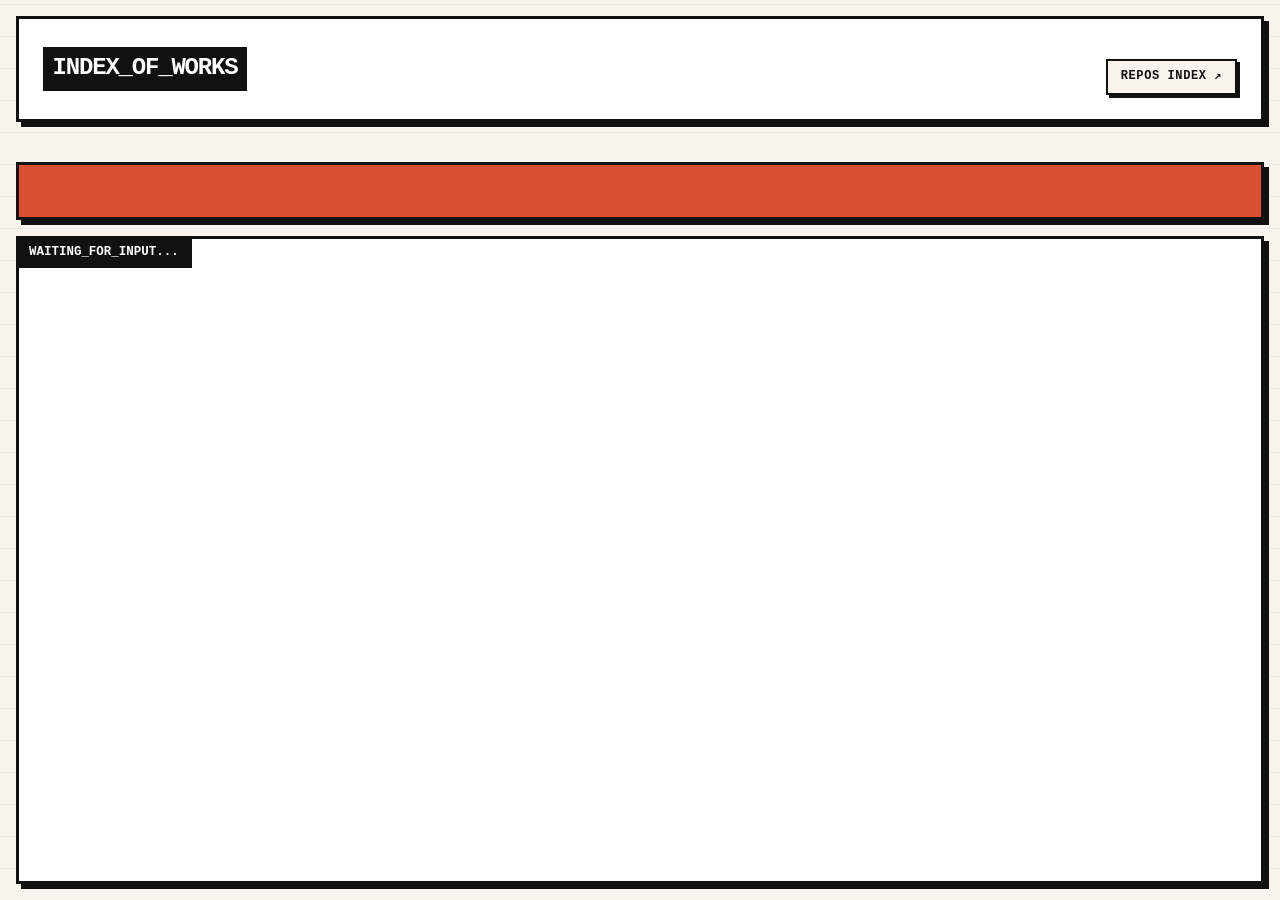
<file: marquee.html>
<!DOCTYPE html>
<html lang="en">
<head>
<meta charset="UTF-8">
<meta name="viewport" content="width=device-width, initial-scale=1.0">
<title>INDEX_OF_WORKS</title>
<meta name="robots" content="noindex, nofollow">
<link rel="stylesheet" href="style.css">
</head>
<body class="shell">

  <header class="shell-header">
    <h1>INDEX_OF_WORKS</h1>
    <a class="shell-nav" href="index.html">REPOS INDEX ↗</a>
  </header>

  <div class="marquee-container">
    <div class="marquee-track" id="marquee-track">
      <a class="marquee-link" onclick="loadPage('embeds/liquidrainbow-text-shader.html', 'PROJECT ALPHA')">/// LIQUID TEXT</a>
      <a class="marquee-link" onclick="loadPage('embeds/rainbowshader.html', 'GALLERY VIEW')">/// rainbow_shader</a>
      <a class="marquee-link" onclick="loadPage('embeds/nebula-heatmap.html', 'nebula_heatmap')">/// nebula_heatmap</a>
      <a class="marquee-link" onclick="loadPage('embeds/inky_spot.html', 'inky_spot')">/// inky_spot</a>
      <a class="marquee-link" onclick="loadPage('embeds/clicky_orbs.html', 'clicky_orbs')">/// clicky_orbs</a>
      <a class="marquee-link" onclick="loadPage('embeds/that-one-i-made-in-2023-but-its-been-absorbed-into-the-ai-mind.html', 'that-one-i-made-in-2023-but-its-been-absorbed-into-the-ai-mind-defaults')">/// that-one-i-made-in-2023-but-its-been-absorbed-into-the-ai-mind-defaults</a>
      <a class="marquee-link" onclick="loadPage('embeds/mudslide-mercury.html', 'mudslide mercury')">/// mudslide_mercury</a>
      <a class="marquee-link" onclick="loadPage('embeds/swirling_temp.html', 'swirling_temp')">/// swirling_temp</a>
      <a class="marquee-link" onclick="loadPage('embeds/buck-creek-page.html', 'buckcreek')">/// buckcreek</a>
    </div>
  </div>

  <main class="viewport">
    <div class="viewport-label" id="view-label">WAITING_FOR_INPUT...</div>
    <iframe id="main-frame" src="about:blank" title="work viewer"></iframe>
  </main>

  <script>
    // Switch the iframe source and its label
    function loadPage(url, label) {
      document.getElementById('main-frame').src = url;
      document.getElementById('view-label').textContent = "VIEWING: " + label;
    }

    // Pause marquee on hover
    const track = document.getElementById('marquee-track');
    track.addEventListener('mouseenter', () => {
      track.style.animationPlayState = 'paused';
    });
    track.addEventListener('mouseleave', () => {
      track.style.animationPlayState = 'running';
    });

    // ---------- AUTO-DISCOVERY ----------
    // Appends every repo tagged with the `marquee` topic from data.json —
    // the same feed the dashboard page reads (pre-fetched by the scheduled
    // Actions workflow, so this never touches the GitHub API or its rate
    // limit). Tag a repo `marquee` on GitHub and it shows up here after the
    // feed refreshes. Tries the same-origin file first, then falls back to
    // the deployed feed URL (for file:// previews, dev servers rooted
    // elsewhere, or the old marquee repo consuming it cross-origin). If both
    // fail the hardcoded embeds above keep working alone.
    const FEED_FALLBACK = 'https://razodin137.github.io/2026-09-25-github-pages-homepage/data.json';
    const BASE_SPEED_PX = 75; // pixels per second — scroll speed stays constant as links are added

    function addRepoLink(repo) {
      const site = (repo.homepage && repo.homepage.trim()) ||
                   `https://${repo.owner}.github.io/${repo.name}/`;
      const a = document.createElement('a');
      a.className = 'marquee-link';
      a.textContent = `/// ${repo.name}`;
      a.onclick = () => loadPage(site, repo.name);
      track.appendChild(a);
    }

    function rescaleAnimation() {
      const width = track.scrollWidth;
      if (width > 0) track.style.animationDuration = `${width / BASE_SPEED_PX}s`;
    }

    function showTagged(data) {
      const tagged = (data.repos || []).filter(r =>
        (r.topics || []).includes('marquee') && (r.has_pages || r.homepage)
      );
      tagged.forEach(addRepoLink);
      rescaleAnimation();
    }

    fetch('data.json')
      .then(res => { if (!res.ok) throw new Error(res.status); return res.json(); })
      .then(showTagged)
      .catch(() =>
        fetch(FEED_FALLBACK)
          .then(res => { if (!res.ok) throw new Error(res.status); return res.json(); })
          .then(showTagged)
          .catch(() => {}) // feed unavailable — the local embeds stand alone
      );
  </script>
</body>
</html>
</file>
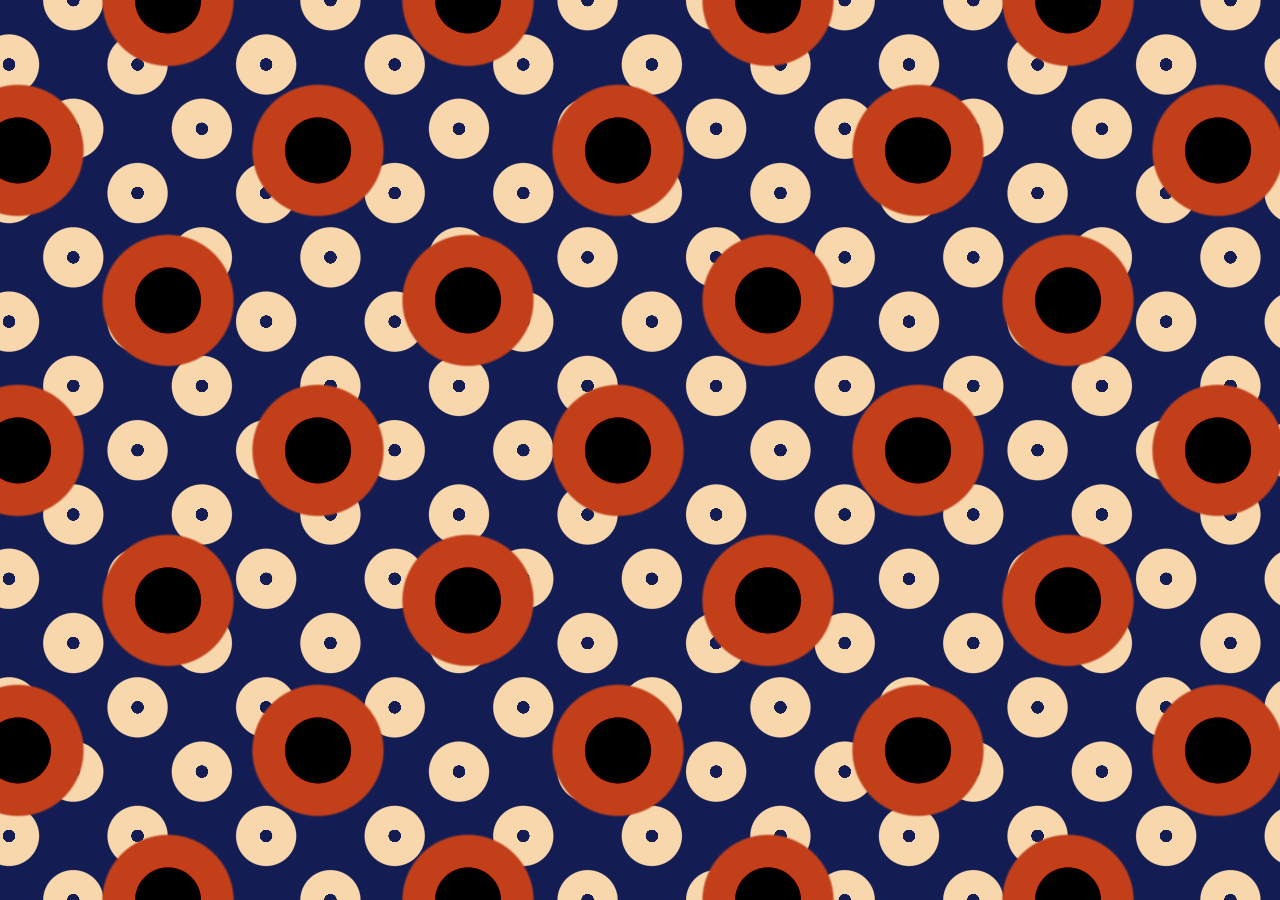
<file: embeds/clicky_orbs.html>
<!DOCTYPE html>
<html lang="en">
<head>
  <meta charset="UTF-8">
  <meta name="viewport" content="width=device-width, initial-scale=1.0">
  <title>Circle Grid Morph</title>
  <style>
    body, html { margin: 0; padding: 0; width: 100%; height: 100%; overflow: hidden; background: #000; }
    canvas { display: block; width: 100%; height: 100%; cursor: pointer; }
  </style>
</head>
<body>
  <canvas id="glcanvas"></canvas>
  <script>
    const canvas = document.getElementById("glcanvas");
    const gl = canvas.getContext("webgl") || canvas.getContext("experimental-webgl");

    if (!gl) alert("WebGL not supported");

    const vertSrc = `
      attribute vec2 position;
      void main() { gl_Position = vec4(position, 0.0, 1.0); }
    `;

    const fragSrc = `
      #ifdef GL_ES
      precision mediump float;
      #endif
      uniform vec2 u_resolution;
      uniform vec2 u_mouse;
      uniform float u_time;
      uniform vec2 u_click_pos;
      uniform float u_click_time;

      vec2 tile(vec2 st, float zoom){
          st *= zoom;
          return fract(st);
      }
      float circle(vec2 st, float radius){
          vec2 pos = vec2(0.5)-st;
          radius *= 0.75;
          return 1.-smoothstep(radius-(radius*0.05),radius+(radius*0.05),dot(pos,pos)*3.14);
      }
      float circlePattern(vec2 st, float radius) {
          return  circle(st+vec2(0.,-.5), radius)+
                  circle(st+vec2(0.,.5), radius)+
                  circle(st+vec2(-.5,0.), radius)+
                  circle(st+vec2(.5,0.), radius);
      }
      void main(){
          vec2 st = gl_FragCoord.xy/u_resolution.xy;
          float aspect = u_resolution.x/u_resolution.y;
          st.x *= aspect;
          
          // Click Ripple Logic
          vec2 cPos = u_click_pos;
          cPos.x *= aspect;
          float dist = distance(st, cPos);
          float tClick = u_time - u_click_time;
          
          if(tClick > 0.0 && tClick < 2.5) {
             float waveFront = tClick * 1.5;
             float waveWidth = 0.15;
             float shock = smoothstep(waveFront - waveWidth, waveFront, dist) 
                         - smoothstep(waveFront, waveFront + waveWidth, dist);
             st += normalize(st - cPos) * shock * 0.15 * exp(-tClick*2.0);
          }

          vec3 color = vec3(0.0);
          vec2 grid1 = tile(st,7.);
          grid1 = tile(st + vec2(cos(u_time),sin(u_time))*0.01,7.);
          color += mix(vec3(0.075,0.114,0.329),vec3(0.973,0.843,0.675),circlePattern(grid1,0.23)-circlePattern(grid1,0.01));
          
          vec2 grid2 = tile(st,3.);
          grid2 = tile(st + vec2(cos(u_time),sin(u_time))*0.02 ,3.);
          color = mix(color, vec3(0.761,0.247,0.102), circlePattern(grid2,0.2)) - circlePattern(grid2,0.05);
          
          gl_FragColor = vec4(color,1.0);
      }
    `;

    function createProgram(vs, fs) {
      const p = gl.createProgram();
      const addShader = (type, src) => {
        const s = gl.createShader(type);
        gl.shaderSource(s, src);
        gl.compileShader(s);
        gl.attachShader(p, s);
      };
      addShader(gl.VERTEX_SHADER, vs);
      addShader(gl.FRAGMENT_SHADER, fs);
      gl.linkProgram(p);
      gl.useProgram(p);
      return p;
    }

    const program = createProgram(vertSrc, fragSrc);

    const buffer = gl.createBuffer();
    gl.bindBuffer(gl.ARRAY_BUFFER, buffer);
    gl.bufferData(gl.ARRAY_BUFFER, new Float32Array([-1,-1, 1,-1, -1,1, -1,1, 1,-1, 1,1]), gl.STATIC_DRAW);
    const aPos = gl.getAttribLocation(program, "position");
    gl.enableVertexAttribArray(aPos);
    gl.vertexAttribPointer(aPos, 2, gl.FLOAT, false, 0, 0);

    const uTime = gl.getUniformLocation(program, "u_time");
    const uRes = gl.getUniformLocation(program, "u_resolution");
    const uMouse = gl.getUniformLocation(program, "u_mouse");
    const uClickPos = gl.getUniformLocation(program, "u_click_pos");
    const uClickTime = gl.getUniformLocation(program, "u_click_time");

    let mouse = { x: 0, y: 0 };
    let clickData = { x: 0.5, y: 0.5, time: -100.0 };
    const startTime = performance.now();

    window.addEventListener("pointermove", e => {
      const rect = canvas.getBoundingClientRect();
      mouse.x = ((e.clientX - rect.left) / rect.width) * 2 - 1;
      mouse.y = -(((e.clientY - rect.top) / rect.height) * 2 - 1);
    });

    window.addEventListener("pointerdown", e => {
      const rect = canvas.getBoundingClientRect();
      clickData.x = (e.clientX - rect.left) / rect.width;
      clickData.y = 1.0 - ((e.clientY - rect.top) / rect.height);
      clickData.time = (performance.now() - startTime) / 1000;
    });

    function resize() {
      const dpr = window.devicePixelRatio || 1;
      canvas.width = window.innerWidth * dpr;
      canvas.height = window.innerHeight * dpr;
      gl.viewport(0, 0, canvas.width, canvas.height);
      gl.uniform2f(uRes, canvas.width, canvas.height);
    }
    window.addEventListener("resize", resize);
    resize();

    function loop() {
      gl.uniform1f(uTime, (performance.now() - startTime) / 1000);
      gl.uniform2f(uMouse, mouse.x, mouse.y);
      gl.uniform1f(uClickTime, clickData.time);
      gl.uniform2f(uClickPos, clickData.x, clickData.y);
      gl.drawArrays(gl.TRIANGLES, 0, 6);
      requestAnimationFrame(loop);
    }
    loop();
  </script>
</body>
</html>
</file>
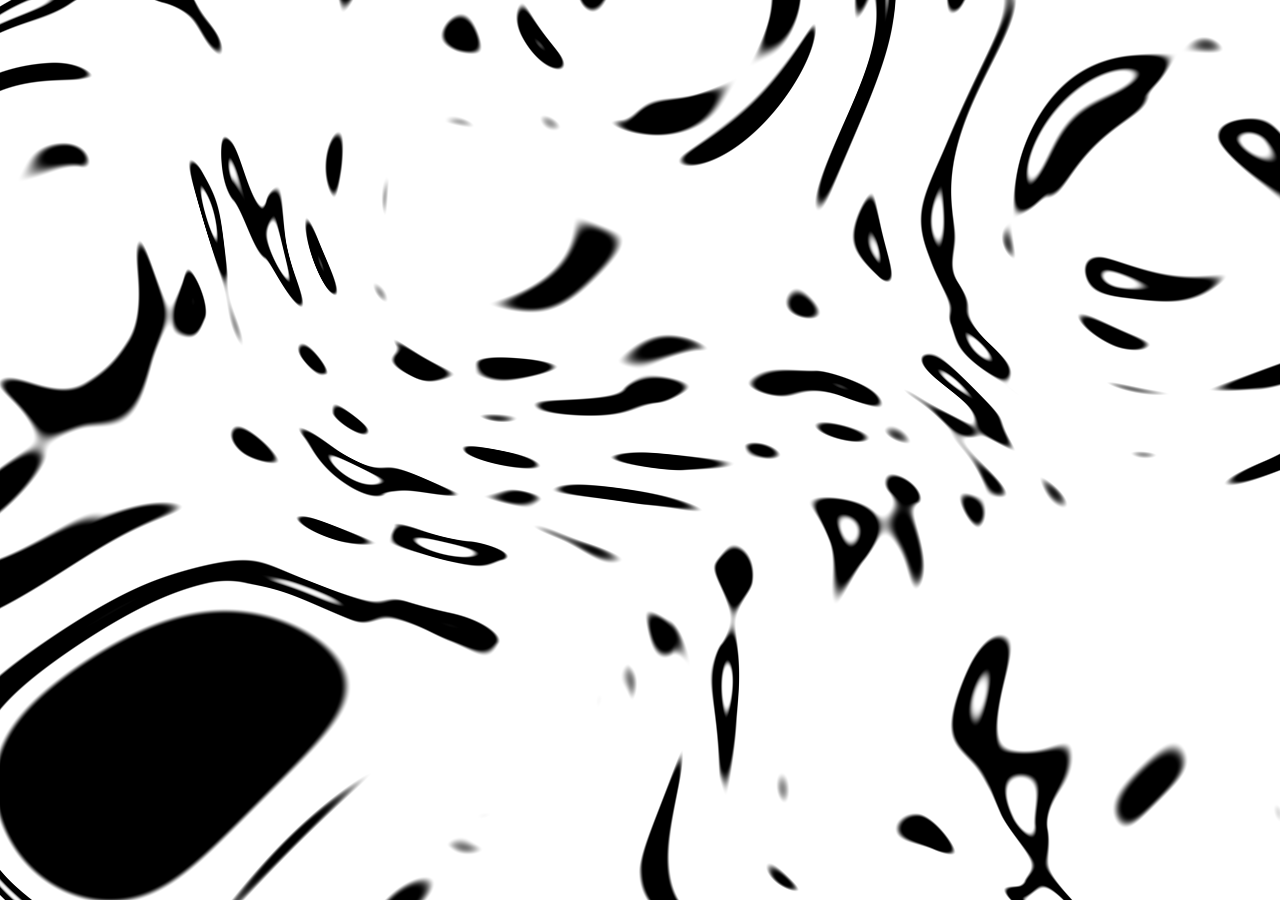
<file: embeds/inky_spot.html>
<!DOCTYPE html>
<html lang="en">
<head>
  <meta charset="UTF-8">
  <meta name="viewport" content="width=device-width, initial-scale=1.0">
  <title>Organic Noise Playground</title>
  <style>
    body, html { margin: 0; padding: 0; width: 100%; height: 100%; overflow: hidden; background: #000; }
    canvas { display: block; width: 100%; height: 100%; }
  </style>
</head>
<body>
  <canvas id="glcanvas"></canvas>
  <script>
    const canvas = document.getElementById("glcanvas");
    const gl = canvas.getContext("webgl") || canvas.getContext("experimental-webgl");

    if (!gl) alert("WebGL not supported");

    const vertSrc = `
      attribute vec2 position;
      void main() { gl_Position = vec4(position, 0.0, 1.0); }
    `;

    const fragSrc = `
      #ifdef GL_ES
      precision mediump float;
      #endif
      uniform vec2 u_resolution;
      uniform vec2 u_mouse;
      uniform float u_time;

      vec2 random2(vec2 st){
          st = vec2( dot(st,vec2(127.1,311.7)), dot(st,vec2(269.5,183.3)) );
          return -1.0 + 2.0*fract(sin(st)*43758.5453123);
      }
      float noise(vec2 st) {
          vec2 i = floor(st);
          vec2 f = fract(st);
          vec2 u = f*f*(3.0-2.0*f);
          return mix( mix( dot( random2(i + vec2(0.0,0.0) ), f - vec2(0.0,0.0) ),
                          dot( random2(i + vec2(1.0,0.0) ), f - vec2(1.0,0.0) ), u.x),
                      mix( dot( random2(i + vec2(0.0,1.0) ), f - vec2(0.0,1.0) ),
                          dot( random2(i + vec2(1.0,1.0) ), f - vec2(1.0,1.0) ), u.x), u.y);
      }
      void main() {
          vec2 st = gl_FragCoord.xy / u_resolution.xy;
          st.x *= u_resolution.x / u_resolution.y;
          vec3 color = vec3(0.0);
          float t = 1.0;
          // Mouse interaction
          st += noise(st * 2.0 + u_mouse * 0.35) * t;
          
          color = vec3(1.0) * smoothstep(.18,.2, noise(st)); 
          color += smoothstep(.15,.2, noise(st * 10.0));     
          color -= smoothstep(.35,.4, noise(st * 10.0));     
          gl_FragColor = vec4(1.0 - color, 1.0);
      }
    `;

    // Shader Compile Helper
    function createProgram(vs, fs) {
      const p = gl.createProgram();
      const addShader = (type, src) => {
        const s = gl.createShader(type);
        gl.shaderSource(s, src);
        gl.compileShader(s);
        gl.attachShader(p, s);
      };
      addShader(gl.VERTEX_SHADER, vs);
      addShader(gl.FRAGMENT_SHADER, fs);
      gl.linkProgram(p);
      gl.useProgram(p);
      return p;
    }

    const program = createProgram(vertSrc, fragSrc);

    // Buffer Setup
    const buffer = gl.createBuffer();
    gl.bindBuffer(gl.ARRAY_BUFFER, buffer);
    gl.bufferData(gl.ARRAY_BUFFER, new Float32Array([-1,-1, 1,-1, -1,1, -1,1, 1,-1, 1,1]), gl.STATIC_DRAW);
    const aPos = gl.getAttribLocation(program, "position");
    gl.enableVertexAttribArray(aPos);
    gl.vertexAttribPointer(aPos, 2, gl.FLOAT, false, 0, 0);

    // Uniforms
    const uTime = gl.getUniformLocation(program, "u_time");
    const uRes = gl.getUniformLocation(program, "u_resolution");
    const uMouse = gl.getUniformLocation(program, "u_mouse");

    // State
    let mouse = { x: 0, y: 0 };
    const startTime = performance.now();

    window.addEventListener("pointermove", e => {
      const rect = canvas.getBoundingClientRect();
      mouse.x = ((e.clientX - rect.left) / rect.width) * 2 - 1;
      mouse.y = -(((e.clientY - rect.top) / rect.height) * 2 - 1);
    });

    function resize() {
      const dpr = window.devicePixelRatio || 1;
      canvas.width = window.innerWidth * dpr;
      canvas.height = window.innerHeight * dpr;
      gl.viewport(0, 0, canvas.width, canvas.height);
      gl.uniform2f(uRes, canvas.width, canvas.height);
    }
    window.addEventListener("resize", resize);
    resize();

    function loop() {
      gl.uniform1f(uTime, (performance.now() - startTime) / 1000);
      gl.uniform2f(uMouse, mouse.x, mouse.y);
      gl.drawArrays(gl.TRIANGLES, 0, 6);
      requestAnimationFrame(loop);
    }
    loop();
  </script>
</body>
</html>
</file>
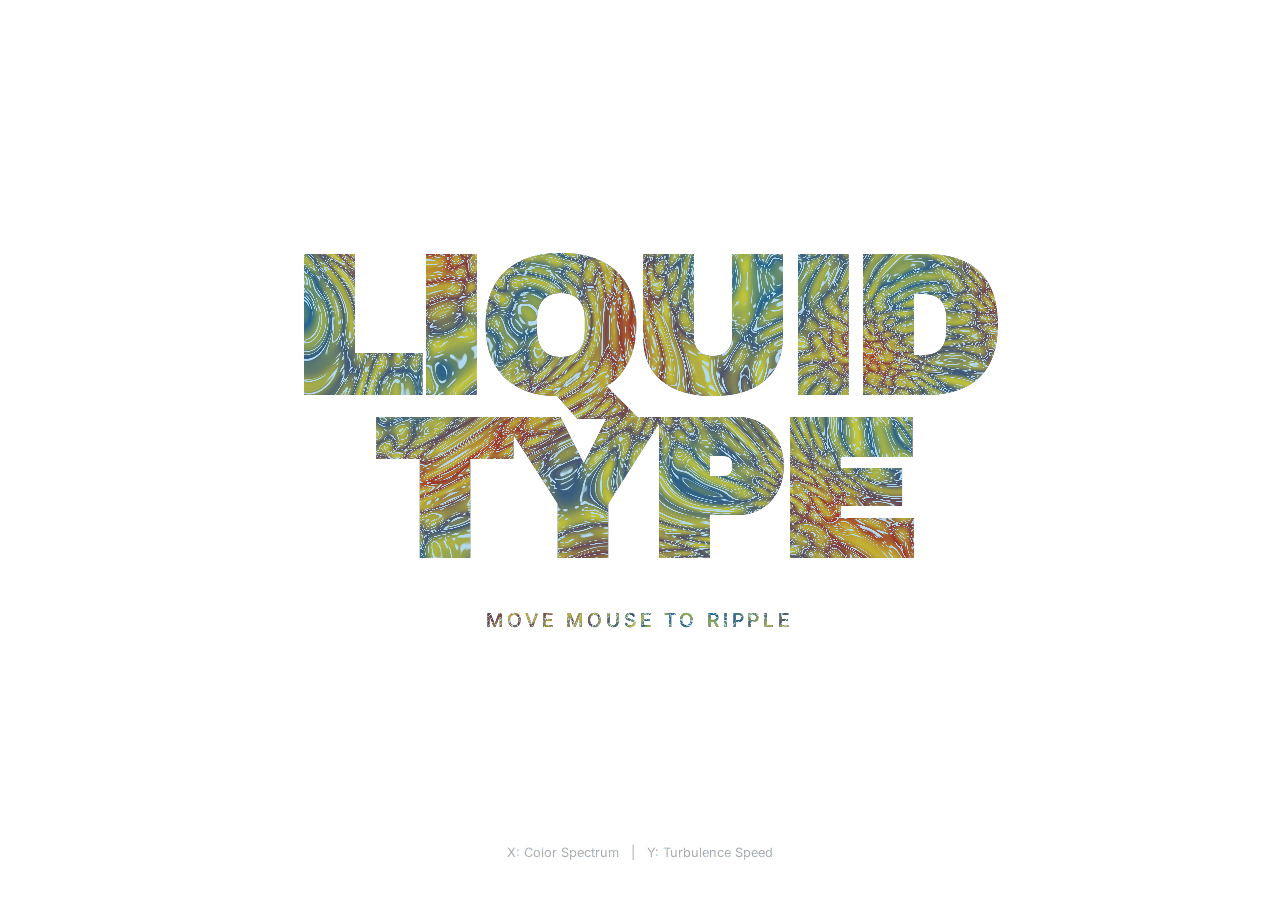
<file: embeds/liquidrainbow-text-shader.html>
<!DOCTYPE html>
<html lang="en">
<head>
    <meta charset="UTF-8">
    <meta name="viewport" content="width=device-width, initial-scale=1.0">
    <title>Liquid Text Shader</title>
    <style>
        @import url('https://fonts.googleapis.com/css2?family=Archivo+Black&family=Inter:wght@400&display=swap');

        body {
            margin: 0;
            overflow: hidden;
            background-color: #ffffff; /* Explicit white background */
            font-family: 'Inter', sans-serif;
        }

        /* 
           LAYER 1: The Shader
           Fixed to the viewport, sitting behind everything.
        */
        canvas {
            position: fixed;
            top: 0;
            left: 0;
            width: 100%;
            height: 100%;
            display: block;
            z-index: 0;
        }

        /* 
           LAYER 2: The Mask
           This covers the shader. 
           mix-blend-mode: lighten causes:
           - White pixels to stay White (hiding the shader).
           - Black pixels to show the layer below (revealing the shader).
        */
        #mask-layer {
            position: relative;
            z-index: 10;
            width: 100vw;
            height: 100vh;
            background: #ffffff; 
            color: #000000;
            mix-blend-mode: lighten; /* THE MAGIC PROPERTY */
            display: flex;
            flex-direction: column;
            justify-content: center;
            align-items: center;
            text-align: center;
        }

        /* Typography setup for maximum shader visibility */
        h1 {
            font-family: 'Archivo Black', sans-serif;
            font-size: 15vw; /* Massive text */
            line-height: 0.85;
            margin: 0;
            letter-spacing: -0.04em;
            text-transform: uppercase;
            color: #000; /* Black = Transparent window to shader */
        }

        p {
            margin-top: 2rem;
            font-size: 1.2rem;
            color: #000;
            font-weight: 500;
            letter-spacing: 0.2em;
            text-transform: uppercase;
        }

        .controls {
            position: absolute;
            bottom: 40px;
            font-size: 0.8rem;
            color: #aaa; /* Gray text sits on top of white */
            pointer-events: none;
            mix-blend-mode: normal; /* Don't blend the helper text */
        }
        
        /* Small layout tweaks */
        .container {
            display: flex;
            flex-direction: column;
            align-items: center;
        }
    </style>
</head>
<body>

    <!-- THE WEBGL CANVAS -->
    <canvas id="glcanvas"></canvas>

    <!-- THE MASK OVERLAY -->
    <div id="mask-layer">
        <div class="container">
            <h1>Liquid<br>Type</h1>
            <p>Move mouse to ripple</p>
        </div>
        <div class="controls">
             X: Color Spectrum &nbsp;&nbsp;|&nbsp;&nbsp; Y: Turbulence Speed
        </div>
    </div>

    <!-- VERTEX SHADER -->
    <script type="x-shader/x-vertex" id="vs">
        attribute vec2 position;
        void main() {
            gl_Position = vec4(position, 0.0, 1.0);
        }
    </script>

    <!-- FRAGMENT SHADER -->
    <script type="x-shader/x-fragment" id="fs">
        precision highp float;
        uniform vec2 u_resolution;
        uniform float u_time;
        uniform vec2 u_mouse;

        // GLSL Noise functions
        vec3 mod289(vec3 x) { return x - floor(x * (1.0 / 289.0)) * 289.0; }
        vec2 mod289(vec2 x) { return x - floor(x * (1.0 / 289.0)) * 289.0; }
        vec3 permute(vec3 x) { return mod289(((x*34.0)+1.0)*x); }
        
        float snoise(vec2 v) {
            const vec4 C = vec4(0.211324865405187, 0.366025403784439,
                                -0.577350269189626, 0.024390243902439);
            vec2 i  = floor(v + dot(v, C.yy) );
            vec2 x0 = v -   i + dot(i, C.xx);
            vec2 i1;
            i1 = (x0.x > x0.y) ? vec2(1.0, 0.0) : vec2(0.0, 1.0);
            vec4 x12 = x0.xyxy + C.xxzz;
            x12.xy -= i1;
            i = mod289(i);
            vec3 p = permute( permute( i.y + vec3(0.0, i1.y, 1.0 ))
                + i.x + vec3(0.0, i1.x, 1.0 ));
            vec3 m = max(0.5 - vec3(dot(x0,x0), dot(x12.xy,x12.xy), dot(x12.zw,x12.zw)), 0.0);
            m = m*m ;
            m = m*m ;
            vec3 x = 2.0 * fract(p * C.www) - 1.0;
            vec3 h = abs(x) - 0.5;
            vec3 ox = floor(x + 0.5);
            vec3 a0 = x - ox;
            m *= 1.79284291400159 - 0.85373472095314 * ( a0*a0 + h*h );
            vec3 g;
            g.x  = a0.x  * x0.x  + h.x  * x0.y;
            g.yz = a0.yz * x12.xz + h.yz * x12.yw;
            return 130.0 * dot(m, g);
        }

        // Domain warping pattern
        float pattern(in vec2 p, in float t, in vec2 m, out vec2 q, out vec2 r) {
            // q is the first layer of distortion
            q.x = snoise(p + vec2(0.0, 0.0));
            q.y = snoise(p + vec2(5.2, 1.3));

            // Interaction: Mouse Y affects speed of internal flow
            float speed = 0.5 + m.y * 2.0;

            // r is the second layer, heavily distorted by q
            r.x = snoise(p + 4.0*q + vec2(1.7, 9.2) + 0.15*t*speed);
            r.y = snoise(p + 4.0*q + vec2(8.3, 2.8) + 0.126*t*speed);

            // Final noise
            return snoise(p + 4.0*r);
        }

        void main() {
            vec2 st = gl_FragCoord.xy / u_resolution.xy;
            st.x *= u_resolution.x / u_resolution.y;

            // Scale up coord system
            st *= 2.5;

            float mx = u_mouse.x; // 0.0 - 1.0
            float my = u_mouse.y; // 0.0 - 1.0

            vec2 q, r;
            // Generate the warped pattern
            float f = pattern(st, u_time, u_mouse, q, r);

            // Color Palette Mixing
            // We use the mouse X to shift the primary hue
            vec3 colorA = vec3(0.5, 0.1, 0.1); // Dark Red
            vec3 colorB = vec3(0.1, 0.4, 0.6); // Blue
            vec3 colorC = vec3(0.8, 0.8, 0.2); // Yellow

            // Interactive Hue Shift based on Mouse X
            vec3 shift = vec3(mx * 3.0, mx * 1.5, mx * 0.5);
            
            // Mix based on the various noise components (f, q, r)
            vec3 col = mix(colorA + shift * 0.1, colorB, clamp(length(q), 0.0, 1.0));
            col = mix(col, colorC, clamp(length(r.x), 0.0, 1.0));
            
            // Add the sharp ridges of the "fluid"
            float ridge = smoothstep(0.3, 0.7, f);
            col = mix(col, vec3(1.0) - shift * 0.2, ridge);

            // Output
            gl_FragColor = vec4(col, 1.0);
        }
    </script>

    <!-- JAVASCRIPT LOGIC -->
    <script>
        const canvas = document.getElementById('glcanvas');
        const gl = canvas.getContext('webgl');
        const program = gl.createProgram();

        const createShader = (type, source) => {
            const s = gl.createShader(type);
            gl.shaderSource(s, source);
            gl.compileShader(s);
            if (!gl.getShaderParameter(s, gl.COMPILE_STATUS)) {
                console.error(gl.getShaderInfoLog(s));
            }
            return s;
        };

        const vsSource = document.getElementById('vs').innerText;
        const fsSource = document.getElementById('fs').innerText;

        gl.attachShader(program, createShader(gl.VERTEX_SHADER, vsSource));
        gl.attachShader(program, createShader(gl.FRAGMENT_SHADER, fsSource));
        gl.linkProgram(program);
        gl.useProgram(program);

        const buffer = gl.createBuffer();
        gl.bindBuffer(gl.ARRAY_BUFFER, buffer);
        gl.bufferData(gl.ARRAY_BUFFER, new Float32Array([-1,-1,1,-1,-1,1,-1,1,1,-1,1,1]), gl.STATIC_DRAW);

        const pos = gl.getAttribLocation(program, "position");
        gl.enableVertexAttribArray(pos);
        gl.vertexAttribPointer(pos, 2, gl.FLOAT, false, 0, 0);

        const uRes = gl.getUniformLocation(program, "u_resolution");
        const uMouse = gl.getUniformLocation(program, "u_mouse");
        const uTime = gl.getUniformLocation(program, "u_time");

        let mx = 0.5, my = 0.5;
        let targetMx = 0.5, targetMy = 0.5;

        window.addEventListener('mousemove', e => {
            targetMx = e.clientX / window.innerWidth;
            targetMy = 1.0 - (e.clientY / window.innerHeight);
        });

        let startTime = performance.now();

        function render() {
            let time = (performance.now() - startTime) * 0.001;

            // Interpolate mouse for smoothness
            mx += (targetMx - mx) * 0.04;
            my += (targetMy - my) * 0.04;

            const displayWidth  = canvas.clientWidth;
            const displayHeight = canvas.clientHeight;
            if (canvas.width !== displayWidth || canvas.height !== displayHeight) {
                canvas.width = displayWidth;
                canvas.height = displayHeight;
                gl.viewport(0, 0, canvas.width, canvas.height);
            }

            gl.uniform2f(uRes, canvas.width, canvas.height);
            gl.uniform2f(uMouse, mx, my);
            gl.uniform1f(uTime, time);

            gl.drawArrays(gl.TRIANGLES, 0, 6);
            requestAnimationFrame(render);
        }
        requestAnimationFrame(render);
    </script>
</body>
</html>
</file>
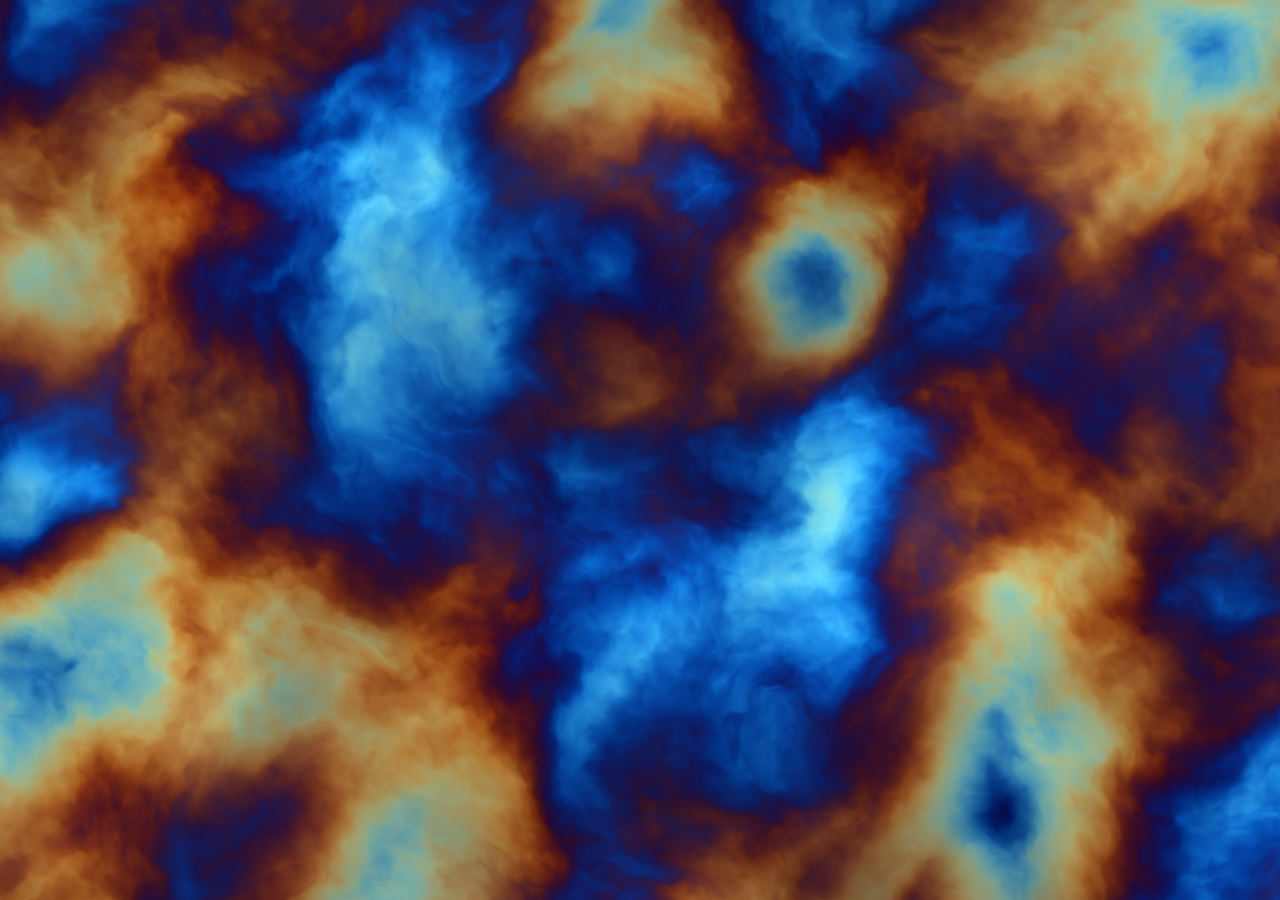
<file: embeds/nebula-heatmap.html>
<!DOCTYPE html>
<html>
<head>
    <style>
        body { margin: 0; overflow: hidden; background: #000; }
        canvas { width: 100%; height: 100%; display: block; }
    </style>
</head>
<body>
    <canvas id="glcanvas"></canvas>
    <script type="x-shader/x-vertex" id="vs">
        attribute vec2 position;
        void main() { gl_Position = vec4(position, 0.0, 1.0); }
    </script>
    <script type="x-shader/x-fragment" id="fs">
        precision highp float;
        uniform vec2 u_resolution;
        uniform vec2 u_mouse;
        uniform float u_time;

        // --- NOISE FUNCTIONS ---
        float random (in vec2 _st) {
            return fract(sin(dot(_st.xy, vec2(12.9898,78.233)))*43758.5453123);
        }

        // Based on Morgan McGuire @morgan3d
        // https://www.shadertoy.com/view/4dS3Wd
        float noise (in vec2 _st) {
            vec2 i = floor(_st);
            vec2 f = fract(_st);

            // Four corners in 2D of a tile
            float a = random(i);
            float b = random(i + vec2(1.0, 0.0));
            float c = random(i + vec2(0.0, 1.0));
            float d = random(i + vec2(1.0, 1.0));

            vec2 u = f * f * (3.0 - 2.0 * f);

            return mix(a, b, u.x) +
                    (c - a)* u.y * (1.0 - u.x) +
                    (d - b) * u.x * u.y;
        }

        #define NUM_OCTAVES 6

        float fbm ( in vec2 _st) {
            float v = 0.0;
            float a = 0.5;
            vec2 shift = vec2(100.0);
            // Rotate to reduce axial bias
            mat2 rot = mat2(cos(0.5), sin(0.5),
                            -sin(0.5), cos(0.50));
            for (int i = 0; i < NUM_OCTAVES; ++i) {
                v += a * noise(_st);
                _st = rot * _st * 2.0 + shift;
                a *= 0.5;
            }
            return v;
        }

        // --- PALETTE FUNCTION (IQ Style) ---
        // Generates smooth color gradients
        vec3 palette( in float t, in vec3 a, in vec3 b, in vec3 c, in vec3 d ) {
            return a + b*cos( 6.28318*(c*t+d) );
        }

        void main() {
            vec2 st = gl_FragCoord.xy/u_resolution.xy;
            st.x *= u_resolution.x/u_resolution.y;

            // --- INTERACTIVITY MAPPING ---
            // Map Mouse X to Zoom/Scale (0.0 to 1.0 -> 1.0 to 8.0)
            float zoom = 1.0 + (u_mouse.x * 7.0); 
            
            // Map Mouse Y to Warp Intensity (0.0 to 1.0 -> 0.0 to 2.5)
            float warpStrength = u_mouse.y * 2.5;

            // Coordinate manipulation
            vec2 q = vec2(0.);
            q.x = fbm( st * zoom + 0.1 * u_time);
            q.y = fbm( st * zoom + vec2(1.0));

            vec2 r = vec2(0.);
            // Domain warping: feed the noise result back into the noise function
            r.x = fbm( st * zoom + warpStrength * q + vec2(1.7,9.2) + 0.15 * u_time );
            r.y = fbm( st * zoom + warpStrength * q + vec2(8.3,2.8) + 0.126 * u_time);

            float f = fbm(st * zoom + warpStrength * r);

            // --- COLORING ---
            // Define palette parameters (Cyberpunk / Neon aesthetic)
            vec3 c_a = vec3(0.5, 0.5, 0.5);
            vec3 c_b = vec3(0.5, 0.5, 0.5);
            vec3 c_c = vec3(1.0, 1.0, 1.0);
            vec3 c_d = vec3(0.263, 0.416, 0.557); // Blue/Purple phase

            // Mix the final noise value 'f' with the intermediate warp value 'length(q)'
            // This creates the iridescent oil look
            vec3 color = palette(f + length(q) + u_time * 0.2, c_a, c_b, c_c, c_d);

            // Darken edges slightly for depth (vignette-ish effect based on warp)
            color = mix(color, vec3(0.0, 0.0, 0.1), clamp(length(r)*0.5, 0.0, 1.0));
            
            // Highlights
            color += vec3(0.1, 0.5, 0.7) * pow(f, 3.0);

            gl_FragColor = vec4(color, 1.0);
        }
    </script>
    <script>
        const canvas = document.getElementById('glcanvas');
        const gl = canvas.getContext('webgl');
        const program = gl.createProgram();
        
        const createShader = (type, source) => {
            const s = gl.createShader(type);
            gl.shaderSource(s, source);
            gl.compileShader(s);
            if (!gl.getShaderParameter(s, gl.COMPILE_STATUS)) {
                console.error(gl.getShaderInfoLog(s));
            }
            return s;
        };

        gl.attachShader(program, createShader(gl.VERTEX_SHADER, document.getElementById('vs').innerText));
        gl.attachShader(program, createShader(gl.FRAGMENT_SHADER, document.getElementById('fs').innerText));
        gl.linkProgram(program);
        gl.useProgram(program);

        const buffer = gl.createBuffer();
        gl.bindBuffer(gl.ARRAY_BUFFER, buffer);
        gl.bufferData(gl.ARRAY_BUFFER, new Float32Array([-1,-1,1,-1,-1,1,-1,1,1,-1,1,1]), gl.STATIC_DRAW);

        const pos = gl.getAttribLocation(program, "position");
        gl.enableVertexAttribArray(pos);
        gl.vertexAttribPointer(pos, 2, gl.FLOAT, false, 0, 0);

        const uRes = gl.getUniformLocation(program, "u_resolution");
        const uMouse = gl.getUniformLocation(program, "u_mouse");
        const uTime = gl.getUniformLocation(program, "u_time");

        // Default mouse position (center)
        let mx = 0.5, my = 0.5;
        
        // Track mouse movement
        window.addEventListener('mousemove', e => {
            mx = e.clientX / window.innerWidth;
            my = 1.0 - (e.clientY / window.innerHeight); // Flip Y to match WebGL coords
        });

        // Handle Touch for mobile
        window.addEventListener('touchmove', e => {
            mx = e.touches[0].clientX / window.innerWidth;
            my = 1.0 - (e.touches[0].clientY / window.innerHeight);
        }, {passive: true});

        function render(time) {
            canvas.width = window.innerWidth;
            canvas.height = window.innerHeight;
            gl.viewport(0, 0, canvas.width, canvas.height);
            
            gl.uniform2f(uRes, canvas.width, canvas.height);
            gl.uniform2f(uMouse, mx, my);
            gl.uniform1f(uTime, time * 0.001); // Time in seconds
            
            gl.drawArrays(gl.TRIANGLES, 0, 6);
            requestAnimationFrame(render);
        }
        requestAnimationFrame(render);
    </script>
</body>
</html>
</file>
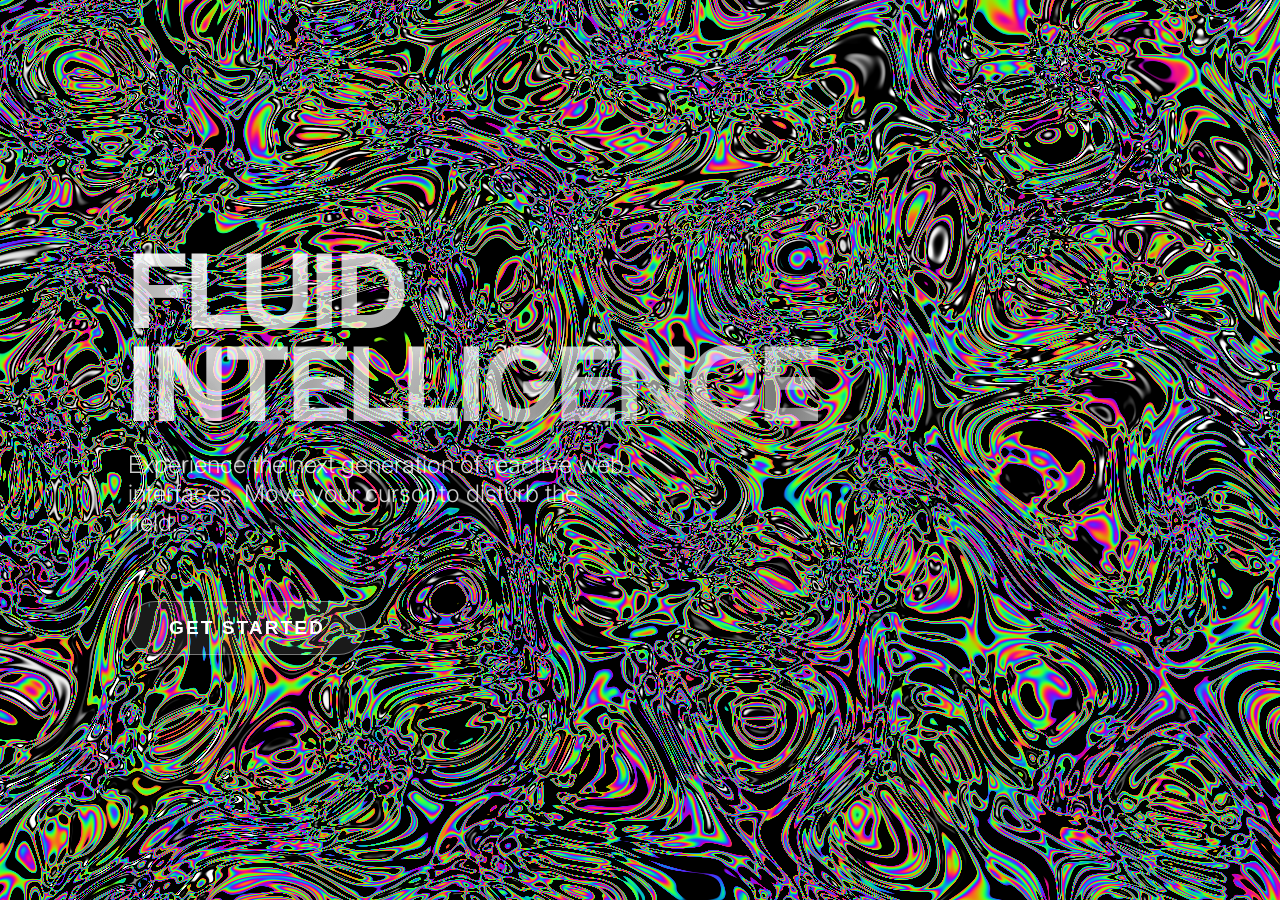
<file: embeds/rainbowshader.html>
<!DOCTYPE html>
<html lang="en">
<head>
    <meta charset="UTF-8">
    <meta name="viewport" content="width=device-width, initial-scale=1.0">
    <title>Neon Goo Landing</title>
    <style>
        @import url('https://fonts.googleapis.com/css2?family=Inter:wght@300;800&display=swap');

        body {
            margin: 0;
            overflow: hidden;
            background-color: #050505;
            font-family: 'Inter', sans-serif;
            color: white;
        }

        /* 
           The Shader Container 
           We use absolute positioning to cover the screen, 
           but the Masking applies to this specific div.
        */
        #shader-container {
            position: absolute;
            top: 0;
            left: 0;
            width: 100vw;
            height: 100vh;
            z-index: 1;
            /* Mask properties set via JS for dynamic blobs */
            -webkit-mask-repeat: no-repeat;
            mask-repeat: no-repeat;
            -webkit-mask-position: center;
            mask-position: center;
            -webkit-mask-size: cover;
            mask-size: cover;
            opacity: 0; /* Fade in on load */
            transition: opacity 1.5s ease-in-out;
        }

        canvas {
            width: 100%;
            height: 100%;
            display: block;
        }

        /* UI Overlay Layer */
        #ui-layer {
            position: relative;
            z-index: 10;
            height: 100vh;
            display: flex;
            flex-direction: column;
            justify-content: center;
            align-items: flex-start;
            padding-left: 10vw;
            pointer-events: none; /* Let mouse pass through to shader mainly */
            mix-blend-mode: screen; /* Cool blending with the background */
        }

        h1 {
            font-size: 8vw;
            line-height: 0.9;
            margin: 0;
            text-transform: uppercase;
            letter-spacing: -0.02em;
            background: linear-gradient(to right, #fff, #aaa);
            -webkit-background-clip: text;
            -webkit-text-fill-color: transparent;
            text-shadow: 0 10px 30px rgba(0,0,0,0.5);
        }

        p {
            font-size: 1.5rem;
            max-width: 500px;
            margin-top: 20px;
            font-weight: 300;
            opacity: 0.8;
            text-shadow: 0 2px 10px rgba(0,0,0,0.8);
        }

        .btn {
            margin-top: 40px;
            padding: 15px 40px;
            font-size: 1.2rem;
            border: 1px solid rgba(255,255,255,0.4);
            background: rgba(255,255,255,0.1);
            color: white;
            border-radius: 50px;
            cursor: pointer;
            pointer-events: auto; /* Re-enable clicks */
            backdrop-filter: blur(5px);
            transition: all 0.3s ease;
            text-transform: uppercase;
            letter-spacing: 2px;
            font-weight: 800;
        }

        .btn:hover {
            background: white;
            color: black;
            transform: scale(1.05);
            box-shadow: 0 0 30px rgba(255,255,255,0.3);
        }

        /* Instructions */
        .hint {
            position: absolute;
            bottom: 30px;
            right: 30px;
            font-size: 0.8rem;
            color: rgba(255,255,255,0.4);
            text-align: right;
        }
    </style>
</head>
<body>

    <div id="shader-container">
        <canvas id="glcanvas"></canvas>
    </div>

    <div id="ui-layer">
        <h1>Fluid<br>Intelligence</h1>
        <p>Experience the next generation of reactive web interfaces. Move your cursor to disturb the field.</p>
        <button class="btn">Get Started</button>
    </div>

    <div class="hint">
        HORIZONTAL: DISTORTION INTENSITY<br>
        VERTICAL: SPECTRUM SHIFT
    </div>

    <!-- VERTEX SHADER -->
    <script type="x-shader/x-vertex" id="vs">
        attribute vec2 position;
        void main() {
            gl_Position = vec4(position, 0.0, 1.0);
        }
    </script>

    <!-- FRAGMENT SHADER -->
    <script type="x-shader/x-fragment" id="fs">
        precision highp float;
        uniform vec2 u_resolution;
        uniform float u_time;
        uniform vec2 u_mouse;

        // --- NOISE FUNCTIONS ---
        vec3 mod289(vec3 x) { return x - floor(x * (1.0 / 289.0)) * 289.0; }
        vec2 mod289(vec2 x) { return x - floor(x * (1.0 / 289.0)) * 289.0; }
        vec3 permute(vec3 x) { return mod289(((x*34.0)+1.0)*x); }

        float snoise(vec2 v) {
            const vec4 C = vec4(0.211324865405187, 0.366025403784439,
                                -0.577350269189626, 0.024390243902439);
            vec2 i  = floor(v + dot(v, C.yy) );
            vec2 x0 = v -   i + dot(i, C.xx);
            vec2 i1;
            i1 = (x0.x > x0.y) ? vec2(1.0, 0.0) : vec2(0.0, 1.0);
            vec4 x12 = x0.xyxy + C.xxzz;
            x12.xy -= i1;
            i = mod289(i);
            vec3 p = permute( permute( i.y + vec3(0.0, i1.y, 1.0 ))
                + i.x + vec3(0.0, i1.x, 1.0 ));
            vec3 m = max(0.5 - vec3(dot(x0,x0), dot(x12.xy,x12.xy), dot(x12.zw,x12.zw)), 0.0);
            m = m*m ;
            m = m*m ;
            vec3 x = 2.0 * fract(p * C.www) - 1.0;
            vec3 h = abs(x) - 0.5;
            vec3 ox = floor(x + 0.5);
            vec3 a0 = x - ox;
            m *= 1.79284291400159 - 0.85373472095314 * ( a0*a0 + h*h );
            vec3 g;
            g.x  = a0.x  * x0.x  + h.x  * x0.y;
            g.yz = a0.yz * x12.xz + h.yz * x12.yw;
            return 130.0 * dot(m, g);
        }

        // --- COLOR PALETTE ---
        // Cosine based palette, 4 vec3 params
        vec3 palette( in float t, in vec3 a, in vec3 b, in vec3 c, in vec3 d ) {
            return a + b*cos( 6.28318*(c*t+d) );
        }

        void main() {
            vec2 st = gl_FragCoord.xy / u_resolution.xy;
            float aspect = u_resolution.x / u_resolution.y;
            st.x *= aspect;

            // MOUSE INTERACTION
            float mx = u_mouse.x; // 0.0 to 1.0
            float my = u_mouse.y; // 0.0 to 1.0

            // Base scaling for coordinates
            vec2 uv = st * 3.0;

            // DOMAIN WARPING
            float time = u_time * 0.2;
            
            // Warp 1
            vec2 q = vec2(0.);
            q.x = snoise(uv + vec2(0.0, time));
            q.y = snoise(uv + vec2(1.0, time));

            // Interaction: Mouse X controls how much the warp distorts the next layer
            float warpIntensity = 1.0 + (mx * 3.0); 

            // Warp 2
            vec2 r = vec2(0.);
            r.x = snoise(uv + warpIntensity * q + vec2(1.7, 9.2) + 0.15 * time);
            r.y = snoise(uv + warpIntensity * q + vec2(8.3, 2.8) + 0.126 * time);

            // Final noise field
            float f = snoise(uv + r);

            // COLOR MAPPING
            // We use the noise value 'f' and the warp length 'length(q)' to drive color
            
            // Palette parameters. We shift 'd' based on mouse Y to cycle colors
            vec3 a = vec3(0.5, 0.5, 0.5);
            vec3 b = vec3(0.5, 0.5, 0.5);
            vec3 c = vec3(1.0, 1.0, 1.0);
            
            // Shift phase with mouse Y
            vec3 d = vec3(0.0, 0.33, 0.67) + vec3(my); 

            // Mix pattern for color selection
            float pattern = f * 2.0 + length(q);
            
            vec3 col = palette(pattern, a, b, c, d);

            // Create distinct bands or "liquid metal" ridges
            col = mix(col, vec3(0.0), smoothstep(0.4, 0.45, abs(f))); // Dark veins
            
            // Highlights
            float highlight = smoothstep(0.7, 0.9, f);
            col += vec3(highlight);

            // Final output
            gl_FragColor = vec4(col, 1.0);
        }
    </script>

    <script>
        // --- 1. DYNAMIC SVG BLOB GENERATOR ---
        function generateBlobMask() {
            // Configuration for the blob generation
            const count = 30; // Number of blobs
            const minSize = 100;
            const maxSize = 400;
            const viewBoxSize = 1000;
            
            let circles = '';
            
            // Generate random circles clustered somewhat centrally but spreading out
            for(let i=0; i<count; i++) {
                // Skew random towards center slightly for a solid core
                let cx = (Math.random() * 1.2 - 0.1) * viewBoxSize;
                let cy = (Math.random() * 1.2 - 0.1) * viewBoxSize;
                let r = minSize + Math.random() * (maxSize - minSize);
                
                circles += `<circle cx="${cx}" cy="${cy}" r="${r}" />`;
            }

            // The SVG String
            // We use a high stdDeviation for the blur and a sharp contrast in colorMatrix (The "Goo" effect)
            const svgString = `
                <svg viewBox="0 0 ${viewBoxSize} ${viewBoxSize}" xmlns="http://www.w3.org/2000/svg">
                    <defs>
                        <filter id="goo">
                            <feGaussianBlur in="SourceGraphic" stdDeviation="40" result="blur" />
                            <feColorMatrix in="blur" mode="matrix" values="1 0 0 0 0  0 1 0 0 0  0 0 1 0 0  0 0 0 18 -7" result="goo" />
                        </filter>
                    </defs>
                    <g filter="url(#goo)" fill="white">
                        ${circles}
                    </g>
                </svg>
            `;

            // Convert to Data URI
            const encoded = encodeURIComponent(svgString.replace(/\s+/g, " "));
            return `url("data:image/svg+xml;charset=utf-8,${encoded}")`;
        }

        // Apply the mask
        const container = document.getElementById('shader-container');
        container.style.maskImage = generateBlobMask();
        container.style.webkitMaskImage = generateBlobMask();
        
        // Trigger fade in
        setTimeout(() => { container.style.opacity = 1; }, 100);


        // --- 2. WEBGL BOILERPLATE ---
        const canvas = document.getElementById('glcanvas');
        const gl = canvas.getContext('webgl');
        const program = gl.createProgram();

        const createShader = (type, source) => {
            const s = gl.createShader(type);
            gl.shaderSource(s, source);
            gl.compileShader(s);
            if (!gl.getShaderParameter(s, gl.COMPILE_STATUS)) {
                console.error(gl.getShaderInfoLog(s));
            }
            return s;
        };

        const vsSource = document.getElementById('vs').innerText;
        const fsSource = document.getElementById('fs').innerText;

        gl.attachShader(program, createShader(gl.VERTEX_SHADER, vsSource));
        gl.attachShader(program, createShader(gl.FRAGMENT_SHADER, fsSource));
        gl.linkProgram(program);
        
        if (!gl.getProgramParameter(program, gl.LINK_STATUS)) {
            console.error(gl.getProgramInfoLog(program));
        }
        
        gl.useProgram(program);

        const buffer = gl.createBuffer();
        gl.bindBuffer(gl.ARRAY_BUFFER, buffer);
        gl.bufferData(gl.ARRAY_BUFFER, new Float32Array([
            -1, -1, 
             1, -1, 
            -1,  1, 
            -1,  1, 
             1, -1, 
             1,  1
        ]), gl.STATIC_DRAW);

        const pos = gl.getAttribLocation(program, "position");
        gl.enableVertexAttribArray(pos);
        gl.vertexAttribPointer(pos, 2, gl.FLOAT, false, 0, 0);

        const uRes = gl.getUniformLocation(program, "u_resolution");
        const uMouse = gl.getUniformLocation(program, "u_mouse");
        const uTime = gl.getUniformLocation(program, "u_time");

        let mx = 0.5, my = 0.5;
        // Smooth mouse following
        let targetMx = 0.5, targetMy = 0.5;

        window.addEventListener('mousemove', e => {
            targetMx = e.clientX / window.innerWidth;
            targetMy = 1.0 - (e.clientY / window.innerHeight);
        });

        // Initialize time
        let startTime = performance.now();

        function render() {
            let time = (performance.now() - startTime) * 0.001;

            // Simple Lerp for smoother mouse input
            mx += (targetMx - mx) * 0.05;
            my += (targetMy - my) * 0.05;

            // Resize
            const displayWidth  = canvas.clientWidth;
            const displayHeight = canvas.clientHeight;
            if (canvas.width !== displayWidth || canvas.height !== displayHeight) {
                canvas.width = displayWidth;
                canvas.height = displayHeight;
                gl.viewport(0, 0, canvas.width, canvas.height);
            }

            gl.uniform2f(uRes, canvas.width, canvas.height);
            gl.uniform2f(uMouse, mx, my);
            gl.uniform1f(uTime, time);

            gl.drawArrays(gl.TRIANGLES, 0, 6);
            requestAnimationFrame(render);
        }
        requestAnimationFrame(render);

    </script>
</body>
</html>
</file>
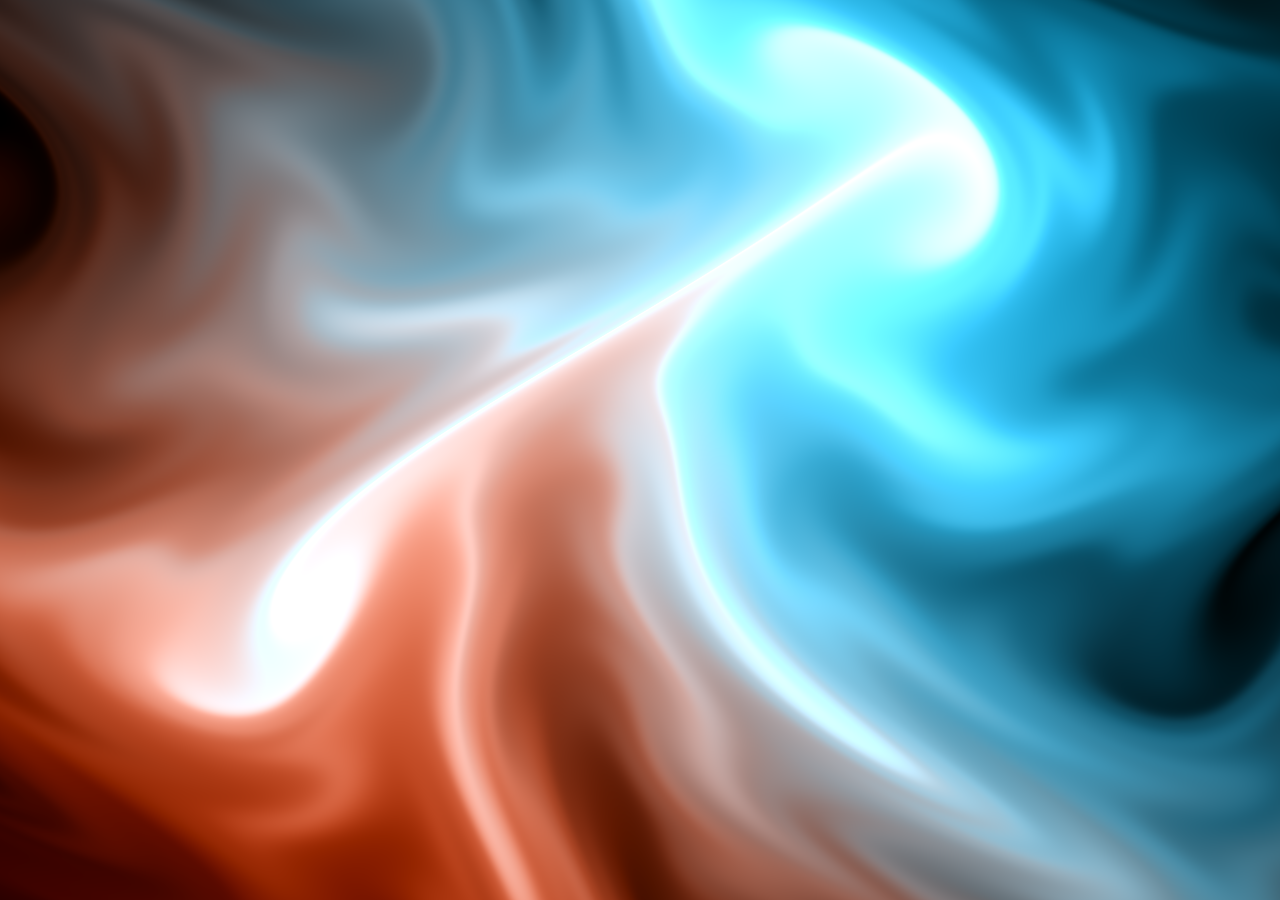
<file: embeds/swirling_temp.html>
<!DOCTYPE html>
<html lang="en">
<head>
  <meta charset="UTF-8">
  <meta name="viewport" content="width=device-width, initial-scale=1.0">
  <title>Neon Plasma Drift</title>
  <style>
    body, html { margin: 0; padding: 0; width: 100%; height: 100%; overflow: hidden; background: #000; }
    canvas { display: block; width: 100%; height: 100%; }
  </style>
</head>
<body>
  <canvas id="glcanvas"></canvas>
  <script>
    const canvas = document.getElementById("glcanvas");
    const gl = canvas.getContext("webgl") || canvas.getContext("experimental-webgl");

    if (!gl) alert("WebGL not supported");

    const vertSrc = `
      attribute vec2 position;
      void main() { gl_Position = vec4(position, 0.0, 1.0); }
    `;

    const fragSrc = `
      #ifdef GL_ES
      precision mediump float;
      #endif
      uniform vec2 u_resolution;
      uniform vec2 u_mouse;
      uniform float u_time;

      void main(){
          vec2 p = (gl_FragCoord.xy * 2.0 - u_resolution) / min(u_resolution.x, u_resolution.y);
          vec2 m = u_mouse; 
          
          for(float i = 1.0; i < 6.0; i++){
              p.x += 0.35 / i * sin(i * 3.0 * p.y + u_time * 0.8 + m.x * 2.0) + m.x * 0.05;
              p.y += 0.35 / i * cos(i * 3.0 * p.x + u_time * 0.8 + m.y * 2.0) + m.y * 0.05;
          }
          
          float r = cos(p.x + p.y + 1.0) * 0.5 + 0.5;
          float g = sin(p.x + p.y + 1.0) * 0.5 + 0.5;
          float b = (sin(p.x + p.y) + cos(p.x + p.y)) * 0.5 + 0.5;
          
          vec3 color = vec3(r, g, b);
          
          float len = length(p);
          color *= 1.3 - len * 0.6;
          
          gl_FragColor = vec4(color, 1.0);
      }
    `;

    function createProgram(vs, fs) {
      const p = gl.createProgram();
      const addShader = (type, src) => {
        const s = gl.createShader(type);
        gl.shaderSource(s, src);
        gl.compileShader(s);
        gl.attachShader(p, s);
      };
      addShader(gl.VERTEX_SHADER, vs);
      addShader(gl.FRAGMENT_SHADER, fs);
      gl.linkProgram(p);
      gl.useProgram(p);
      return p;
    }

    const program = createProgram(vertSrc, fragSrc);

    const buffer = gl.createBuffer();
    gl.bindBuffer(gl.ARRAY_BUFFER, buffer);
    gl.bufferData(gl.ARRAY_BUFFER, new Float32Array([-1,-1, 1,-1, -1,1, -1,1, 1,-1, 1,1]), gl.STATIC_DRAW);
    const aPos = gl.getAttribLocation(program, "position");
    gl.enableVertexAttribArray(aPos);
    gl.vertexAttribPointer(aPos, 2, gl.FLOAT, false, 0, 0);

    const uTime = gl.getUniformLocation(program, "u_time");
    const uRes = gl.getUniformLocation(program, "u_resolution");
    const uMouse = gl.getUniformLocation(program, "u_mouse");

    let mouse = { x: 0, y: 0 };
    const startTime = performance.now();

    window.addEventListener("pointermove", e => {
      const rect = canvas.getBoundingClientRect();
      mouse.x = ((e.clientX - rect.left) / rect.width) * 2 - 1;
      mouse.y = -(((e.clientY - rect.top) / rect.height) * 2 - 1);
    });

    function resize() {
      const dpr = window.devicePixelRatio || 1;
      canvas.width = window.innerWidth * dpr;
      canvas.height = window.innerHeight * dpr;
      gl.viewport(0, 0, canvas.width, canvas.height);
      gl.uniform2f(uRes, canvas.width, canvas.height);
    }
    window.addEventListener("resize", resize);
    resize();

    function loop() {
      gl.uniform1f(uTime, (performance.now() - startTime) / 1000);
      gl.uniform2f(uMouse, mouse.x, mouse.y);
      gl.drawArrays(gl.TRIANGLES, 0, 6);
      requestAnimationFrame(loop);
    }
    loop();
  </script>
</body>
</html>
</file>
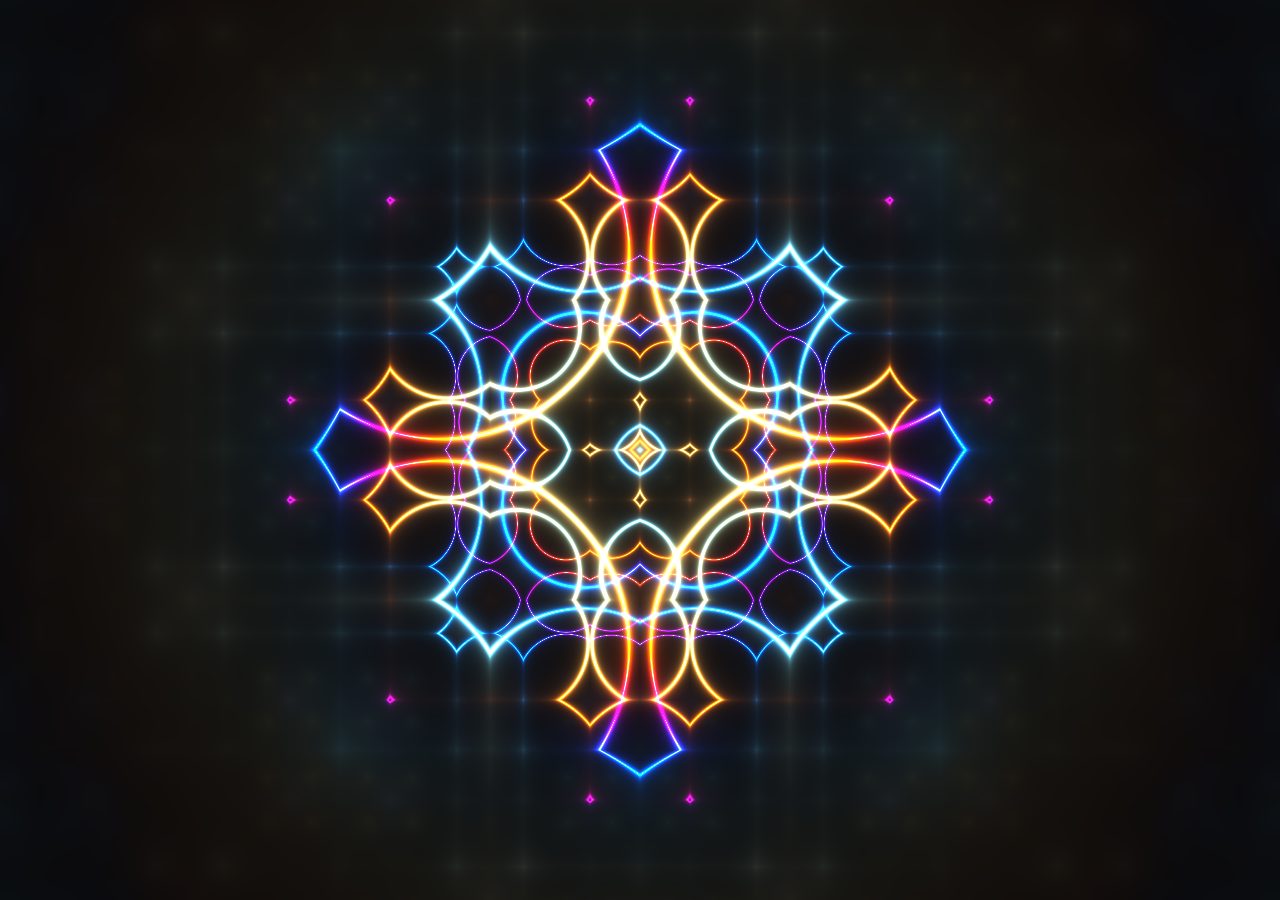
<file: embeds/that-one-i-made-in-2023-but-its-been-absorbed-into-the-ai-mind.html>
<!DOCTYPE html>
<html lang="en">
<head>
  <meta charset="UTF-8">
  <meta name="viewport" content="width=device-width, initial-scale=1.0">
  <title>Crystal Fractal Kaleidoscope</title>
  <style>
    body, html { margin: 0; padding: 0; width: 100%; height: 100%; overflow: hidden; background: #000; }
    canvas { display: block; width: 100%; height: 100%; }
  </style>
</head>
<body>
  <canvas id="glcanvas"></canvas>
  <script>
    const canvas = document.getElementById("glcanvas");
    const gl = canvas.getContext("webgl") || canvas.getContext("experimental-webgl");

    if (!gl) alert("WebGL not supported");

    const vertSrc = `
      attribute vec2 position;
      void main() { gl_Position = vec4(position, 0.0, 1.0); }
    `;

    const fragSrc = `
      #ifdef GL_ES
      precision highp float;
      #endif
      
      uniform vec2 u_resolution;
      uniform vec2 u_mouse;
      uniform float u_time;

      // Palette function by Inigo Quilez
      vec3 palette( in float t ) {
          vec3 a = vec3(0.5, 0.5, 0.5);
          vec3 b = vec3(0.5, 0.5, 0.5);
          vec3 c = vec3(1.0, 1.0, 1.0);
          vec3 d = vec3(0.263,0.416,0.557);
          return a + b*cos( 6.28318*(c*t+d) );
      }

      void main() {
          // Normalized coordinates centered at 0,0, corrected for aspect ratio
          vec2 uv = (gl_FragCoord.xy * 2.0 - u_resolution.xy) / u_resolution.y;
          vec2 uv0 = uv; // Store original UV
          
          vec3 finalColor = vec3(0.0);
          
          // Interaction: Map mouse (-1 to 1) to useful parameters
          // Mouse X affects scale/spacing, Mouse Y affects rotation speed
          float mX = u_mouse.x; 
          float mY = u_mouse.y; 

          for (float i = 0.0; i < 4.0; i++) {
              // Space folding logic (Fractal)
              uv = fract(uv * 1.5) - 0.5;

              float d = length(uv) * exp(-length(uv0));

              // Color palette changing over time and distance
              vec3 col = palette(length(uv0) + i*.4 + u_time*.4);

              // Rings definition
              d = sin(d*8. + u_time + mY*4.0)/8.;
              d = abs(d);

              // Glow calculation (Inverse distance)
              // Mouse X controls the "tightness" of the glow
              d = pow(0.01 / d, 1.2 + mX * 0.5);

              finalColor += col * d;
          }
          
          // Vignette
          finalColor *= 1.0 - length(uv0) * 0.3;

          gl_FragColor = vec4(finalColor, 1.0);
      }
    `;

    function createProgram(vs, fs) {
      const p = gl.createProgram();
      const addShader = (type, src) => {
        const s = gl.createShader(type);
        gl.shaderSource(s, src);
        gl.compileShader(s);
        if (!gl.getShaderParameter(s, gl.COMPILE_STATUS)) {
           console.error(gl.getShaderInfoLog(s));
        }
        gl.attachShader(p, s);
      };
      addShader(gl.VERTEX_SHADER, vs);
      addShader(gl.FRAGMENT_SHADER, fs);
      gl.linkProgram(p);
      if (!gl.getProgramParameter(p, gl.LINK_STATUS)) {
         console.error(gl.getProgramInfoLog(p));
      }
      gl.useProgram(p);
      return p;
    }

    const program = createProgram(vertSrc, fragSrc);

    const buffer = gl.createBuffer();
    gl.bindBuffer(gl.ARRAY_BUFFER, buffer);
    gl.bufferData(gl.ARRAY_BUFFER, new Float32Array([-1,-1, 1,-1, -1,1, -1,1, 1,-1, 1,1]), gl.STATIC_DRAW);
    const aPos = gl.getAttribLocation(program, "position");
    gl.enableVertexAttribArray(aPos);
    gl.vertexAttribPointer(aPos, 2, gl.FLOAT, false, 0, 0);

    const uTime = gl.getUniformLocation(program, "u_time");
    const uRes = gl.getUniformLocation(program, "u_resolution");
    const uMouse = gl.getUniformLocation(program, "u_mouse");

    let mouse = { x: 0.0, y: 0.0 };
    const startTime = performance.now();

    window.addEventListener("pointermove", e => {
      const rect = canvas.getBoundingClientRect();
      // Normalize to -1.0 to 1.0
      mouse.x = ((e.clientX - rect.left) / rect.width) * 2 - 1;
      mouse.y = -(((e.clientY - rect.top) / rect.height) * 2 - 1);
    });

    function resize() {
      const dpr = window.devicePixelRatio || 1;
      canvas.width = window.innerWidth * dpr;
      canvas.height = window.innerHeight * dpr;
      gl.viewport(0, 0, canvas.width, canvas.height);
      gl.uniform2f(uRes, canvas.width, canvas.height);
    }
    window.addEventListener("resize", resize);
    resize();

    function loop() {
      gl.uniform1f(uTime, (performance.now() - startTime) / 1000);
      // Add some subtle auto-movement to mouse if user is idle to show effect
      let mx = mouse.x;
      let my = mouse.y;
      
      gl.uniform2f(uMouse, mx, my);
      gl.drawArrays(gl.TRIANGLES, 0, 6);
      requestAnimationFrame(loop);
    }
    loop();
  </script>
</body>
</html>
</file>
<file: style.css>
:root {
  --ink: #111;
  --paper: #f7f5ee;
  --accent: #d94f30;
  --blue: #2b5bd7;
  --shadow: 5px 5px 0 var(--ink);
}
* { margin: 0; padding: 0; box-sizing: border-box; }
body {
  font-family: "Courier New", Courier, monospace;
  background: var(--paper);
  background-image:
    repeating-linear-gradient(0deg, transparent, transparent 31px, rgba(17,17,17,.045) 31px, rgba(17,17,17,.045) 32px);
  color: var(--ink);
  padding: 2rem 1rem 4rem;
  line-height: 1.45;
}
.wrap { max-width: 900px; margin: 0 auto; }

/* ---------- header ---------- */
header { border: 3px solid var(--ink); box-shadow: var(--shadow); background: #fff; padding: 1.5rem; margin-bottom: 1.5rem; position: relative; }
h1 { font-size: 1.6rem; letter-spacing: .08em; text-transform: uppercase; }
h1 .accent { color: var(--accent); }
.sub { font-size: .8rem; margin-top: .3rem; }
.stamp {
  position: absolute; top: -14px; right: 14px; transform: rotate(3deg);
  border: 2px solid var(--accent); color: var(--accent); background: #fff;
  padding: 2px 10px; font-size: .7rem; font-weight: bold; letter-spacing: .15em;
}
#meta { font-size: .7rem; margin-top: 1rem; border-top: 2px dashed var(--ink); padding-top: .6rem; color: #444; }
#meta.err { color: var(--accent); font-weight: bold; }

/* ---------- controls ---------- */
.controls {
  display: flex; gap: .75rem; flex-wrap: wrap; align-items: stretch;
  border: 3px solid var(--ink); box-shadow: var(--shadow); background: #fff; padding: .75rem; margin-bottom: 2rem;
}
#search {
  flex: 1; min-width: 220px; border: 2px solid var(--ink); padding: .55rem .7rem;
  font-family: inherit; font-size: .85rem; background: var(--paper);
}
#search:focus { outline: 3px solid var(--blue); outline-offset: 1px; }
.fbtn {
  border: 2px solid var(--ink); background: #fff; padding: .5rem .8rem;
  font-family: inherit; font-size: .75rem; font-weight: bold; cursor: pointer;
  letter-spacing: .05em; box-shadow: 3px 3px 0 var(--ink); transition: all .05s;
}
.fbtn:hover { background: var(--ink); color: #fff; }
.fbtn:active { transform: translate(2px,2px); box-shadow: 1px 1px 0 var(--ink); }
.fbtn.on { background: var(--ink); color: #fff; }

/* ---------- sections ---------- */
h2 {
  display: flex; align-items: baseline; gap: .6rem;
  font-size: 1.05rem; text-transform: uppercase; letter-spacing: .06em;
  margin: 2.2rem 0 1rem;
}
h2 .count { font-size: .75rem; border: 2px solid var(--ink); padding: 0 .45rem; background: #fff; }
h2 .rule { flex: 1; border-bottom: 3px solid var(--ink); }
h2.wip { color: var(--accent); }
h2.wip .count { border-color: var(--accent); }
h2.wip .rule { border-bottom-style: dashed; border-bottom-color: var(--accent); }

/* ---------- cards ---------- */
.card {
  border: 3px solid var(--ink); box-shadow: var(--shadow); background: #fff;
  padding: 1rem 1.1rem; margin-bottom: 1.1rem; transition: transform .05s;
}
.card:hover { transform: translate(-2px,-2px); box-shadow: 7px 7px 0 var(--ink); }
.card-top { display: flex; justify-content: space-between; gap: 1rem; align-items: flex-start; flex-wrap: wrap; }
.name { font-size: 1rem; font-weight: bold; text-decoration: none; color: var(--ink); word-break: break-all; }
.name:hover { text-decoration: underline; text-decoration-thickness: 3px; }
.name:hover::after { content: " ↗"; color: var(--accent); }
.desc { font-size: .82rem; margin-top: .35rem; max-width: 56ch; }
.desc.none { color: #999; font-style: italic; }
.meta { font-size: .68rem; color: #555; margin-top: .5rem; letter-spacing: .03em; }
.meta b { color: var(--ink); }
.card-actions { display: flex; gap: .6rem; flex-wrap: wrap; margin-top: .8rem; }
.abtn {
  display: inline-block; border: 2px solid var(--ink); padding: .4rem .75rem;
  font-size: .72rem; font-weight: bold; text-decoration: none; color: var(--ink);
  background: var(--paper); letter-spacing: .05em; cursor: pointer; font-family: inherit;
  box-shadow: 3px 3px 0 var(--ink);
}
.abtn:hover { background: var(--ink); color: #fff; }
.abtn:active { transform: translate(2px,2px); box-shadow: 1px 1px 0 var(--ink); }
.abtn.site { background: var(--accent); color: #fff; border-color: var(--ink); }
.abtn.site:hover { background: var(--ink); }
/* ---------- needs-work ---------- */
.card.wip {
  border: 2px dashed var(--ink); box-shadow: 3px 3px 0 var(--ink);
  background: var(--paper);
}
.card.wip:hover { box-shadow: 5px 5px 0 var(--ink); }
.miss {
  display: inline-block; font-size: .62rem; font-weight: bold; letter-spacing: .1em;
  border: 2px solid var(--accent); color: var(--accent); background: #ffe9e2;
  padding: 2px 7px; transform: rotate(-1.5deg);
}
.wip-head {
  font-size: .62rem; font-weight: bold; letter-spacing: .12em; text-transform: uppercase;
  color: #777; margin-top: .45rem;
}

/* ---------- keyboard ---------- */
.keys { display: flex; gap: 1.4rem; flex-wrap: wrap; font-size: .7rem; color: #555; margin: -1.2rem 0 1.8rem; padding: 0 .25rem; }
.kbd {
  display: inline-block; border: 2px solid var(--ink); background: #fff;
  padding: 0 .38em; font-weight: bold; font-size: .64rem; line-height: 1.4;
  box-shadow: 2px 2px 0 var(--ink); color: var(--ink);
}
.abtn .kbd { margin-left: .45em; background: var(--paper); }
.abtn:hover .kbd { background: #fff; color: var(--ink); }
.card.sel { outline: 4px solid var(--blue); outline-offset: 3px; background: #fffbcc; }
.card.sel .name::before { content: "▸ "; color: var(--blue); }
.preview { margin-top: .9rem; display: none; }
.preview.open { display: block; }
.preview iframe { width: 100%; height: 420px; border: 2px dashed var(--ink); background: #fff; }
.preview-note { font-size: .65rem; color: #777; margin-top: .3rem; }

.readme-view { margin-top: .9rem; display: none; }
.readme-view.open { display: block; }
.readme-head { font-size: .65rem; color: #555; margin-bottom: .35rem; letter-spacing: .03em; }
.readme-head a { color: var(--blue); }
.readme-head b { color: var(--ink); }
.readme-body {
  border: 2px dashed var(--ink); background: #fff; padding: .8rem 1rem;
  font-size: .72rem; line-height: 1.5; max-height: 420px; overflow: auto;
  white-space: pre-wrap; word-break: break-word; font-family: inherit;
}

.empty { border: 3px dashed var(--ink); padding: 2rem; text-align: center; font-size: .85rem; margin: 1.5rem 0; }

footer { margin-top: 3rem; font-size: .68rem; color: #666; text-align: center; }

/* ---------- marquee shell (marquee.html) ----------
   Scoped under body.shell so none of this touches the dashboard page. */
body.shell {
  padding: 1rem;
  height: 100vh;
  display: flex;
  flex-direction: column;
  gap: 1rem;
  overflow: hidden; /* page never scrolls — the viewer eats all the space */
  line-height: 1.45;
}
.shell-header {
  display: flex;
  justify-content: space-between;
  align-items: center;
  gap: 1rem;
  flex-shrink: 0;
}
.shell-header h1 {
  font-size: 1.5rem;
  letter-spacing: -.05em;
  background: var(--ink);
  color: #fff;
  padding: .3rem .6rem;
}
.shell-nav {
  border: 2px solid var(--ink);
  background: var(--paper);
  color: var(--ink);
  padding: .45rem .8rem;
  font-size: .75rem;
  font-weight: bold;
  letter-spacing: .05em;
  text-decoration: none;
  box-shadow: 3px 3px 0 var(--ink);
  white-space: nowrap;
}
.shell-nav:hover { background: var(--ink); color: #fff; }
.shell-nav:active { transform: translate(2px,2px); box-shadow: 1px 1px 0 var(--ink); }
/* when dropped into the dashboard header it needs to sit on its own line */
header .shell-nav { display: inline-block; margin-top: 1rem; }

/* scrolling banner — same card language as the dashboard */
.marquee-container {
  border: 3px solid var(--ink);
  box-shadow: var(--shadow);
  background: var(--accent);
  overflow: hidden;
  white-space: nowrap;
  position: relative;
  height: 58px;
  display: flex;
  align-items: center;
  flex-shrink: 0;
}
.marquee-track {
  display: inline-block;
  animation: scroll 20s linear infinite;
  padding-left: 100%; /* start fully offscreen right */
}
.marquee-link {
  display: inline-block;
  font-size: 1.4rem;
  font-weight: bold;
  color: var(--ink);
  text-decoration: none;
  margin-right: 50px;
  text-transform: uppercase;
  cursor: pointer;
  border-bottom: 3px solid transparent;
}
.marquee-link:hover {
  background: var(--ink);
  color: var(--paper);
  border-bottom: 3px solid var(--ink);
}
@keyframes scroll {
  0% { transform: translateX(0); }
  100% { transform: translateX(-100%); }
}

/* fullscreen iframe viewer */
.viewport {
  flex-grow: 1;
  border: 3px solid var(--ink);
  box-shadow: var(--shadow);
  background: #fff;
  position: relative;
  min-height: 0; /* let flex actually shrink it */
}
.viewport-label {
  position: absolute;
  top: 0;
  left: 0;
  background: var(--ink);
  color: #fff;
  padding: 4px 10px;
  font-size: .78rem;
  font-weight: bold;
  border-bottom: 3px solid var(--ink);
  border-right: 3px solid var(--ink);
  z-index: 10;
  max-width: 100%;
  overflow: hidden;
  text-overflow: ellipsis;
  white-space: nowrap;
}
.viewport iframe {
  width: 100%;
  height: 100%;
  border: none;
  display: block;
}

@media (max-width: 600px) {
  body.shell { padding: .5rem; gap: .6rem; }
  .shell-header h1 { font-size: 1.1rem; }
  .shell-nav { font-size: .65rem; padding: .35rem .55rem; }
  .marquee-link { font-size: 1.1rem; }
}
</file>
